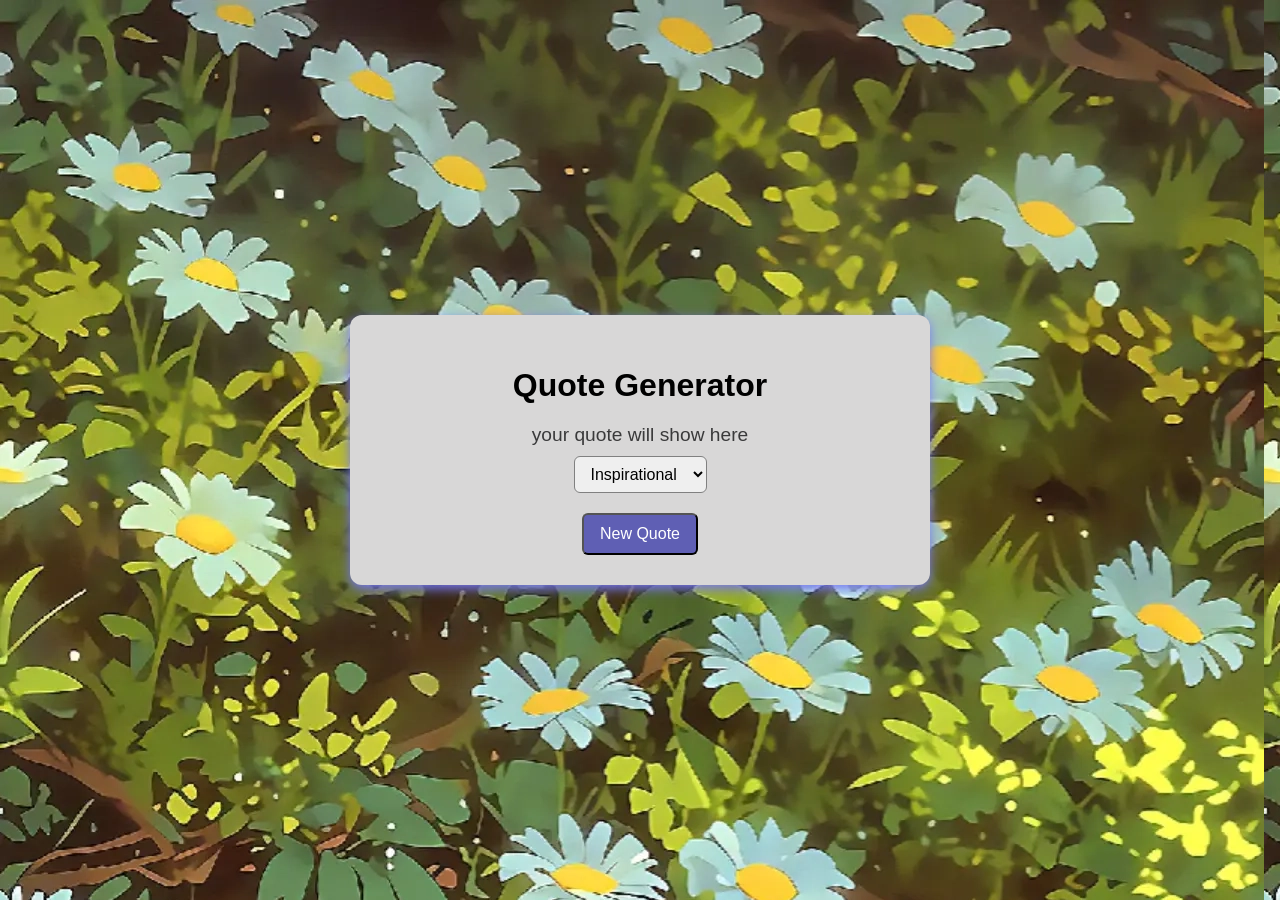
<file: qoute/index.html>
<!DOCTYPE html>
<html lang="en">
  <head>
    <meta charset="UTF-8" />
    <meta name="viewport" content="width=device-width, initial-scale=1.0" />
    <title>Quote Generator</title>
    <link rel="stylesheet" href="quote.css" />
  </head>
  <body>
    <div class="main">
      <h1>Quote Generator</h1>
      <div class="container">
        <div class="quote">
          <span id="quote">your quote will show here</span>
        </div>
        <div class="author">
          <span id="author"></span>
        </div>
      </div>
      <div class="category">
        <select id="category">
          <option value="Inspirational">Inspirational</option>
          <option value="success">success</option>
          <option value="love">love</option>
          <option value="wisdom">wisdom</option>
        </select>
      </div>
      <div class="button">
        <button onclick="getQuote()">New Quote</button>
      </div>
    </div>

    <script src="script.js"></script>
  </body>
</html>
</file>
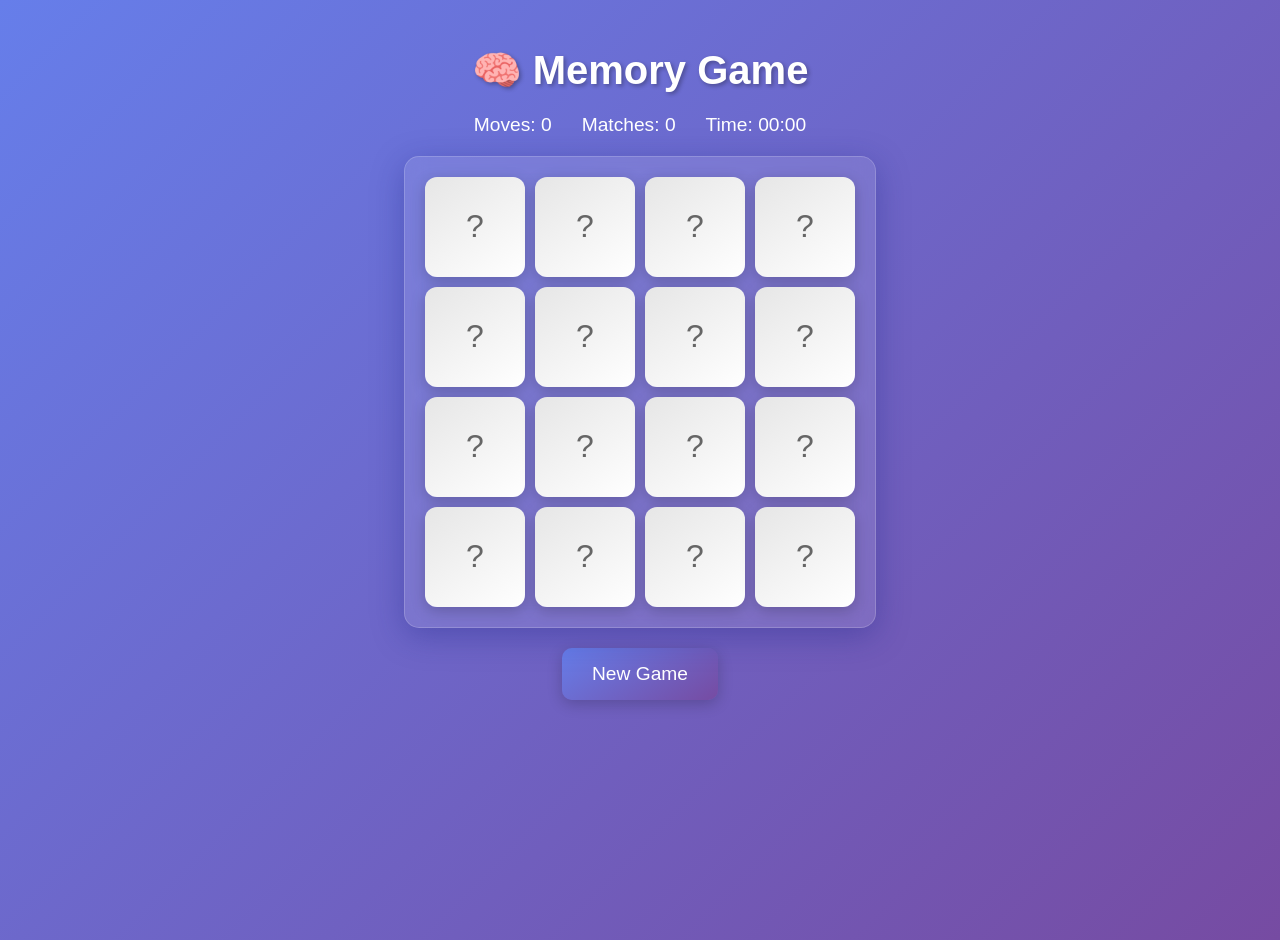
<file: Memory Game website.html>
<!DOCTYPE html>
<html lang="en">
<head>
    <meta charset="UTF-8">
    <meta name="viewport" content="width=device-width, initial-scale=1.0">
    <title>Memory Matching Game</title>
    <style>
        body {
            margin: 0;
            padding: 20px;
            background: linear-gradient(135deg, #667eea 0%, #764ba2 100%);
            font-family: 'Arial', sans-serif;
            display: flex;
            flex-direction: column;
            align-items: center;
            min-height: 100vh;
            color: white;
        }

        h1 {
            font-size: 2.5rem;
            margin-bottom: 20px;
            text-shadow: 2px 2px 4px rgba(0,0,0,0.3);
        }

        .game-info {
            display: flex;
            gap: 30px;
            margin-bottom: 20px;
            font-size: 1.2rem;
        }

        .game-board {
            display: grid;
            grid-template-columns: repeat(4, 1fr);
            grid-template-rows: repeat(4, 1fr);
            gap: 10px;
            padding: 20px;
            background: rgba(255, 255, 255, 0.1);
            border-radius: 15px;
            backdrop-filter: blur(10px);
            box-shadow: 0 8px 32px 0 rgba(31, 38, 135, 0.37);
            border: 1px solid rgba(255, 255, 255, 0.18);
        }

        .card {
            width: 100px;
            height: 100px;
            background: linear-gradient(145deg, #e6e6e6, #ffffff);
            border-radius: 12px;
            display: flex;
            align-items: center;
            justify-content: center;
            cursor: pointer;
            transition: all 0.3s ease;
            position: relative;
            box-shadow: 0 4px 15px rgba(0, 0, 0, 0.2);
            user-select: none;
        }

        .card:hover {
            transform: translateY(-2px);
            box-shadow: 0 6px 20px rgba(0, 0, 0, 0.3);
        }

        .card.flipped {
            background: linear-gradient(145deg, #ff9a9e, #fecfef);
            transform: rotateY(180deg);
        }

        .card.matched {
            background: linear-gradient(145deg, #a8edea, #fed6e3);
            animation: pulse 0.6s ease;
        }

        .card-content {
            font-size: 2.5rem;
            opacity: 0;
            transition: opacity 0.3s ease;
        }

        .card.flipped .card-content,
        .card.matched .card-content {
            opacity: 1;
        }

        .card-back {
            position: absolute;
            font-size: 2rem;
            color: #666;
            transition: opacity 0.3s ease;
        }

        .card.flipped .card-back,
        .card.matched .card-back {
            opacity: 0;
        }

        .win-message {
            position: fixed;
            top: 50%;
            left: 50%;
            transform: translate(-50%, -50%);
            background: linear-gradient(145deg, #ffecd2, #fcb69f);
            padding: 40px;
            border-radius: 20px;
            text-align: center;
            font-size: 2rem;
            color: #333;
            box-shadow: 0 20px 40px rgba(0, 0, 0, 0.3);
            z-index: 1000;
            display: none;
            animation: slideIn 0.5s ease;
        }

        .restart-btn {
            background: linear-gradient(145deg, #667eea, #764ba2);
            border: none;
            color: white;
            padding: 15px 30px;
            font-size: 1.2rem;
            border-radius: 10px;
            cursor: pointer;
            margin-top: 20px;
            transition: all 0.3s ease;
            box-shadow: 0 4px 15px rgba(0, 0, 0, 0.2);
        }

        .restart-btn:hover {
            transform: translateY(-2px);
            box-shadow: 0 6px 20px rgba(0, 0, 0, 0.3);
        }

        @keyframes pulse {
            0% { transform: scale(1); }
            50% { transform: scale(1.1); }
            100% { transform: scale(1); }
        }

        @keyframes slideIn {
            from {
                opacity: 0;
                transform: translate(-50%, -60%);
            }
            to {
                opacity: 1;
                transform: translate(-50%, -50%);
            }
        }

        @media (max-width: 600px) {
            .game-board {
                gap: 8px;
                padding: 15px;
            }
            
            .card {
                width: 70px;
                height: 70px;
            }
            
            .card-content {
                font-size: 1.8rem;
            }
        }
    </style>
</head>
<body>
    <h1>🧠 Memory Game</h1>
    
    <div class="game-info">
        <div>Moves: <span id="moves">0</span></div>
        <div>Matches: <span id="matches">0</span></div>
        <div>Time: <span id="time">00:00</span></div>
    </div>

    <div class="game-board" id="gameBoard"></div>

    <button class="restart-btn" onclick="initGame()">New Game</button>

    <div class="win-message" id="winMessage">
        <div>🎉 Congratulations! 🎉</div>
        <div style="font-size: 1.2rem; margin-top: 10px;">
            You completed the game in <span id="finalMoves"></span> moves 
            and <span id="finalTime"></span>!
        </div>
        <button class="restart-btn" onclick="closeWinMessage()">Play Again</button>
    </div>

    <script>
        // Game variables
        let cards = [];
        let flippedCards = [];
        let matches = 0;
        let moves = 0;
        let gameStartTime = null;
        let gameTimer = null;
        let isProcessing = false;

        // Card symbols - using emojis and shapes
        const symbols = ['🌟', '🎨', '🎵', '🌈', '🔥', '⚡', '🎯', '💎'];
        
        // Create pairs of symbols
        const cardData = [...symbols, ...symbols];

        // Card class
        class Card {
            constructor(symbol, index) {
                this.symbol = symbol;
                this.index = index;
                this.flipped = false;
                this.matched = false;
                this.element = null;
            }

            createElement() {
                const cardDiv = document.createElement('div');
                cardDiv.className = 'card';
                cardDiv.innerHTML = `
                    <div class="card-back">?</div>
                    <div class="card-content">${this.symbol}</div>
                `;
                cardDiv.addEventListener('click', () => this.flip());
                this.element = cardDiv;
                return cardDiv;
            }

            flip() {
                if (this.flipped || this.matched || isProcessing || flippedCards.length >= 2) {
                    return;
                }

                this.flipped = true;
                this.element.classList.add('flipped');
                flippedCards.push(this);

                if (flippedCards.length === 1 && !gameStartTime) {
                    startTimer();
                }

                if (flippedCards.length === 2) {
                    moves++;
                    updateMoves();
                    isProcessing = true;
                    
                    setTimeout(() => {
                        checkMatch();
                        isProcessing = false;
                    }, 1000);
                }
            }

            unflip() {
                this.flipped = false;
                this.element.classList.remove('flipped');
            }

            setMatched() {
                this.matched = true;
                this.element.classList.add('matched');
                this.element.classList.remove('flipped');
            }
        }

        // Initialize game
        function initGame() {
            // Reset game state
            cards = [];
            flippedCards = [];
            matches = 0;
            moves = 0;
            gameStartTime = null;
            isProcessing = false;
            
            if (gameTimer) {
                clearInterval(gameTimer);
                gameTimer = null;
            }

            // Shuffle card data
            const shuffledData = shuffleArray([...cardData]);
            
            // Create cards
            for (let i = 0; i < shuffledData.length; i++) {
                cards.push(new Card(shuffledData[i], i));
            }

            // Create game board
            const gameBoard = document.getElementById('gameBoard');
            gameBoard.innerHTML = '';
            
            cards.forEach(card => {
                gameBoard.appendChild(card.createElement());
            });

            // Reset UI
            updateMoves();
            updateMatches();
            updateTime(0);
            closeWinMessage();
        }

        // Shuffle array function
        function shuffleArray(array) {
            const newArray = [...array];
            for (let i = newArray.length - 1; i > 0; i--) {
                const j = Math.floor(Math.random() * (i + 1));
                [newArray[i], newArray[j]] = [newArray[j], newArray[i]];
            }
            return newArray;
        }

        // Check for match
        function checkMatch() {
            const [card1, card2] = flippedCards;
            
            if (card1.symbol === card2.symbol) {
                // Match found
                card1.setMatched();
                card2.setMatched();
                matches++;
                updateMatches();
                
                // Check win condition
                if (matches === symbols.length) {
                    setTimeout(() => {
                        showWinMessage();
                    }, 500);
                }
            } else {
                // No match
                card1.unflip();
                card2.unflip();
            }
            
            flippedCards = [];
        }

        // Timer functions
        function startTimer() {
            gameStartTime = Date.now();
            gameTimer = setInterval(() => {
                const elapsed = Math.floor((Date.now() - gameStartTime) / 1000);
                updateTime(elapsed);
            }, 1000);
        }

        function updateTime(seconds) {
            const minutes = Math.floor(seconds / 60);
            const secs = seconds % 60;
            document.getElementById('time').textContent = 
                `${minutes.toString().padStart(2, '0')}:${secs.toString().padStart(2, '0')}`;
        }

        function updateMoves() {
            document.getElementById('moves').textContent = moves;
        }

        function updateMatches() {
            document.getElementById('matches').textContent = matches;
        }

        function showWinMessage() {
            if (gameTimer) {
                clearInterval(gameTimer);
            }
            
            const elapsed = Math.floor((Date.now() - gameStartTime) / 1000);
            const minutes = Math.floor(elapsed / 60);
            const seconds = elapsed % 60;
            const timeString = `${minutes}:${seconds.toString().padStart(2, '0')}`;
            
            document.getElementById('finalMoves').textContent = moves;
            document.getElementById('finalTime').textContent = timeString;
            document.getElementById('winMessage').style.display = 'block';
        }

        function closeWinMessage() {
            document.getElementById('winMessage').style.display = 'none';
            initGame();
        }

        // Start the game
        initGame();
    </script>
</body>
</html>
</file>
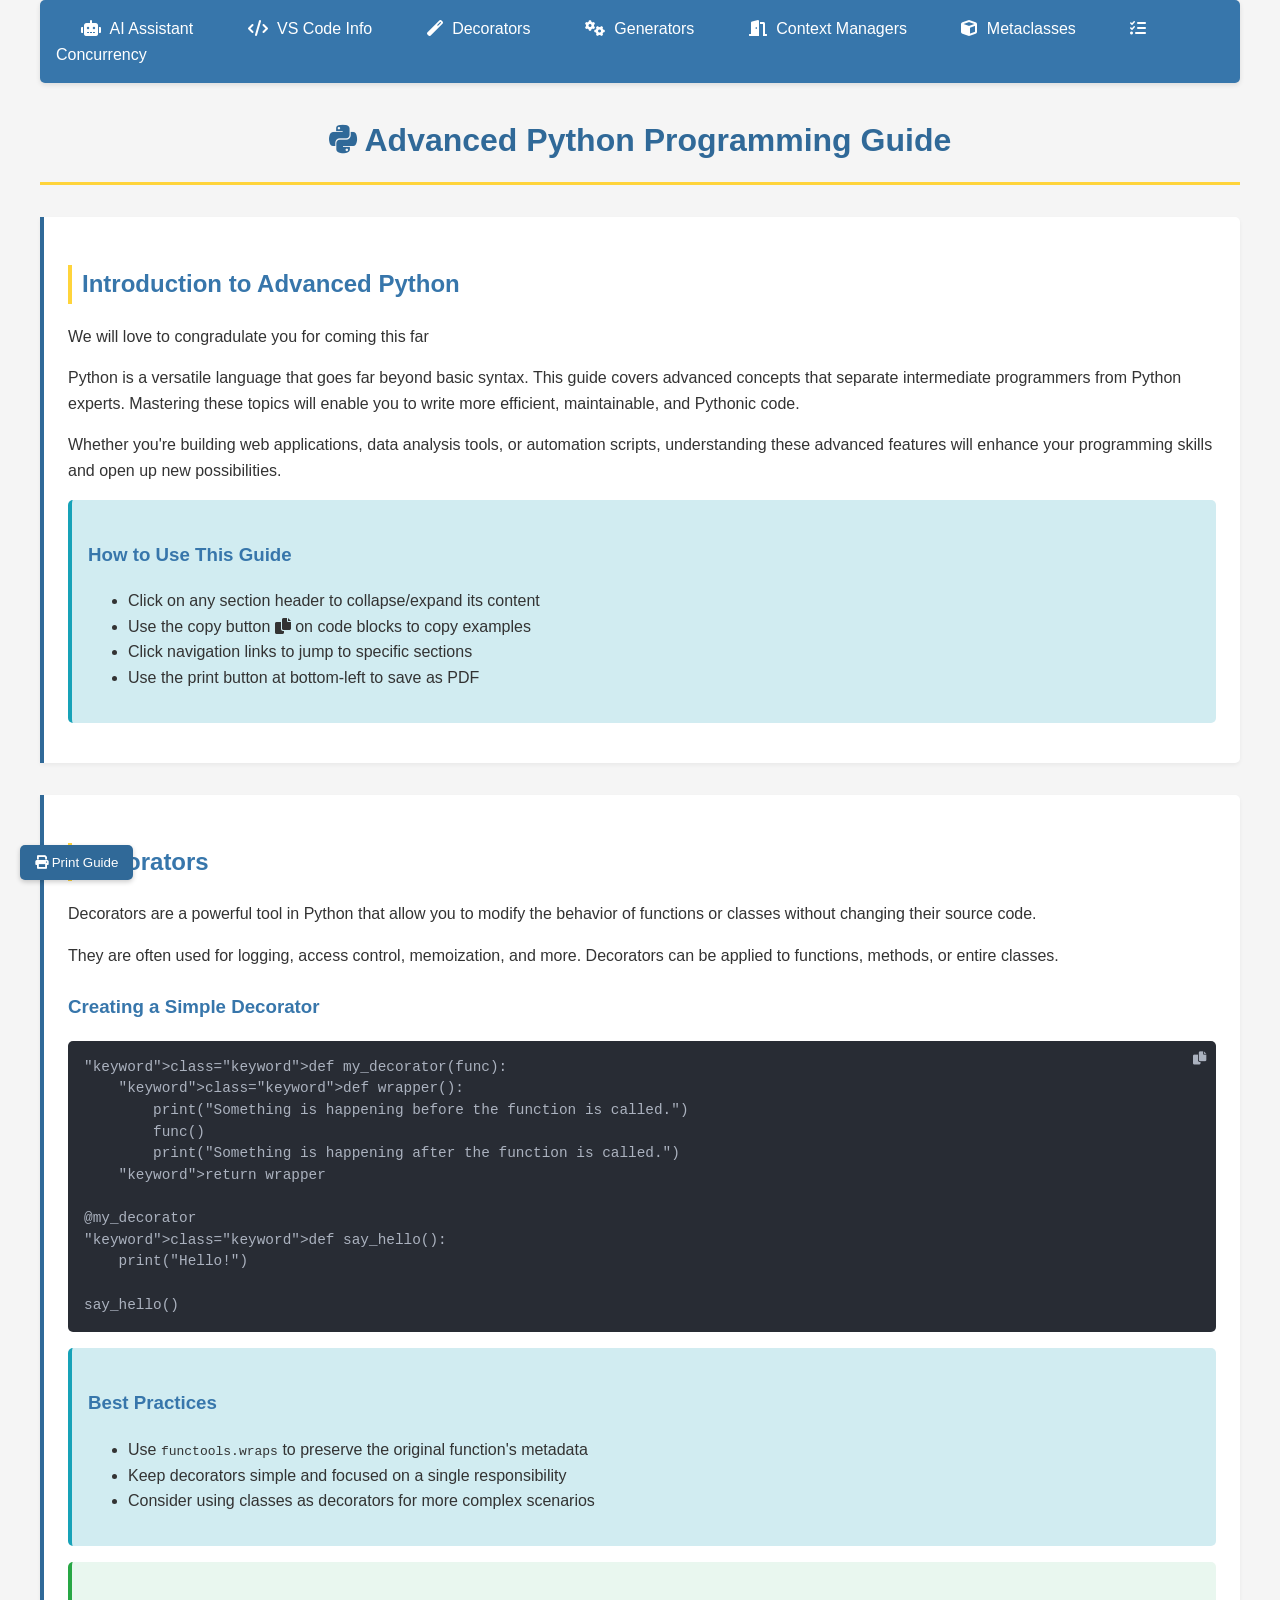
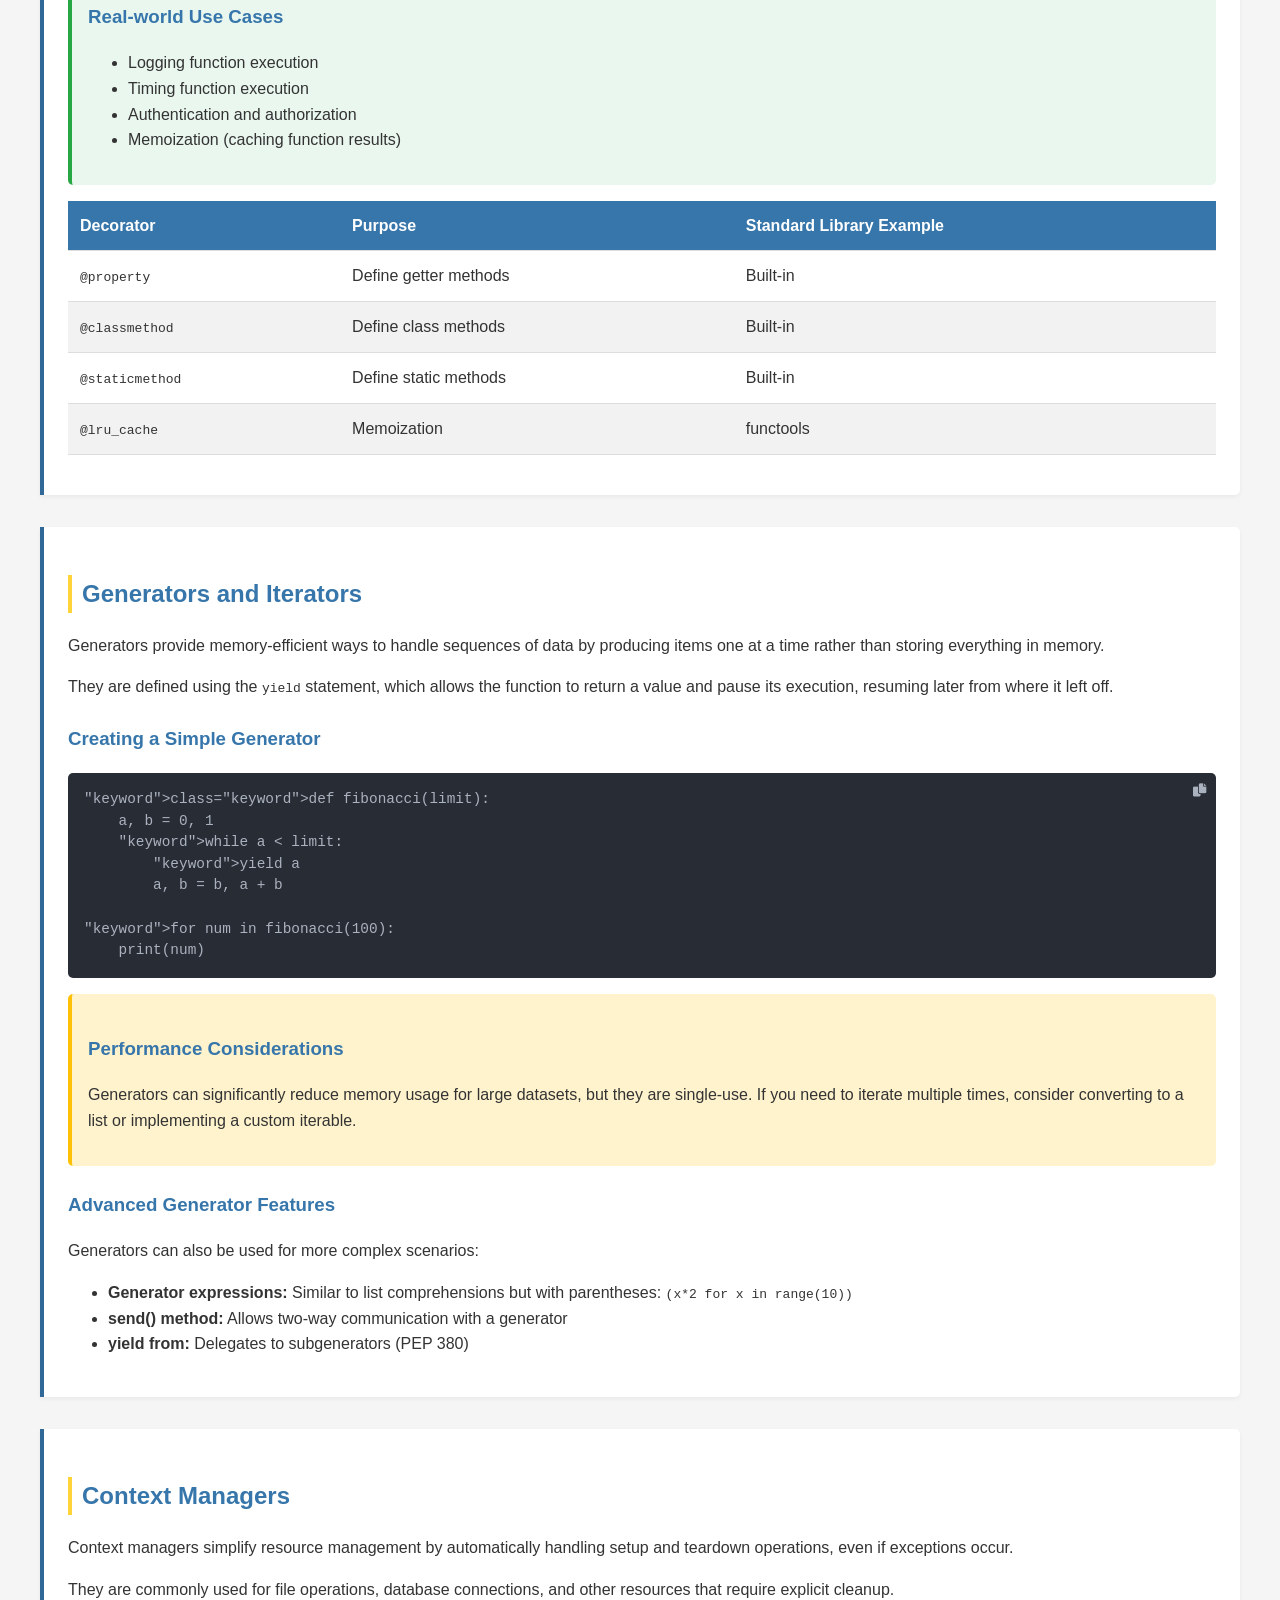
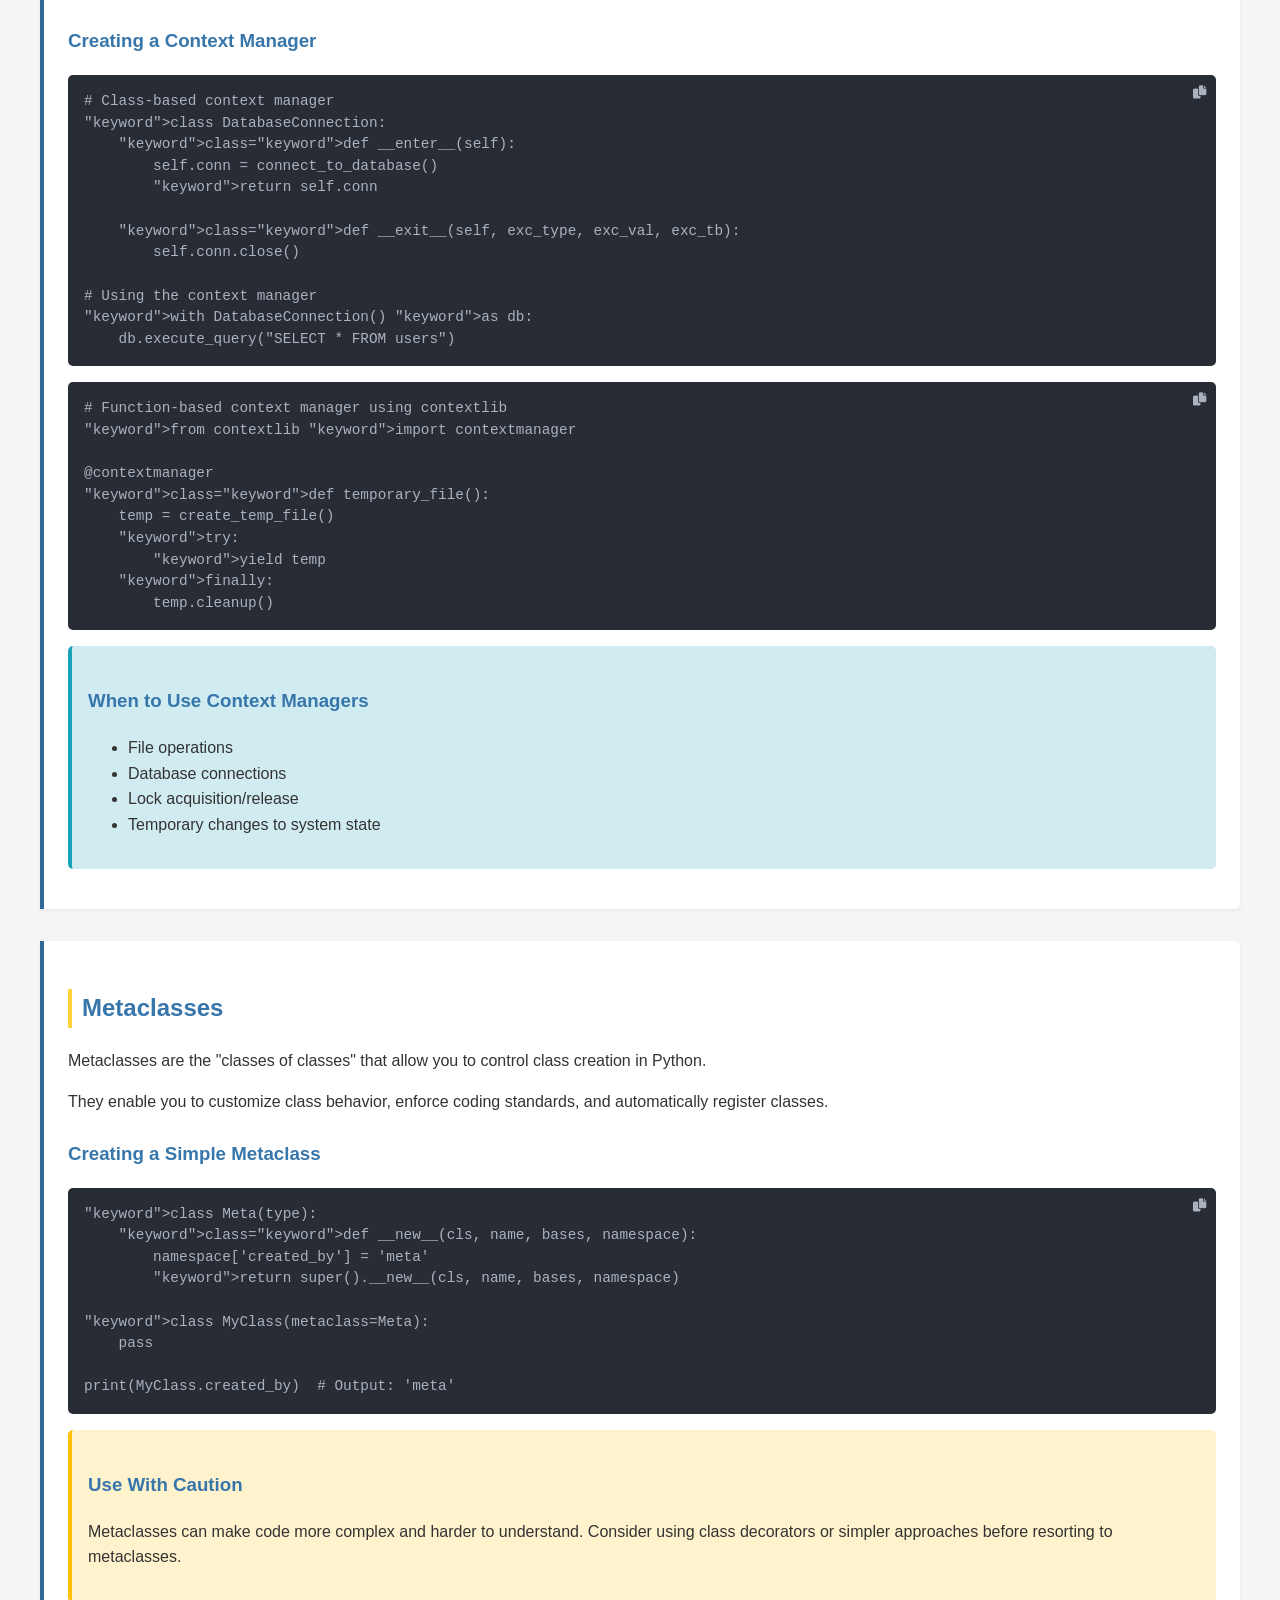
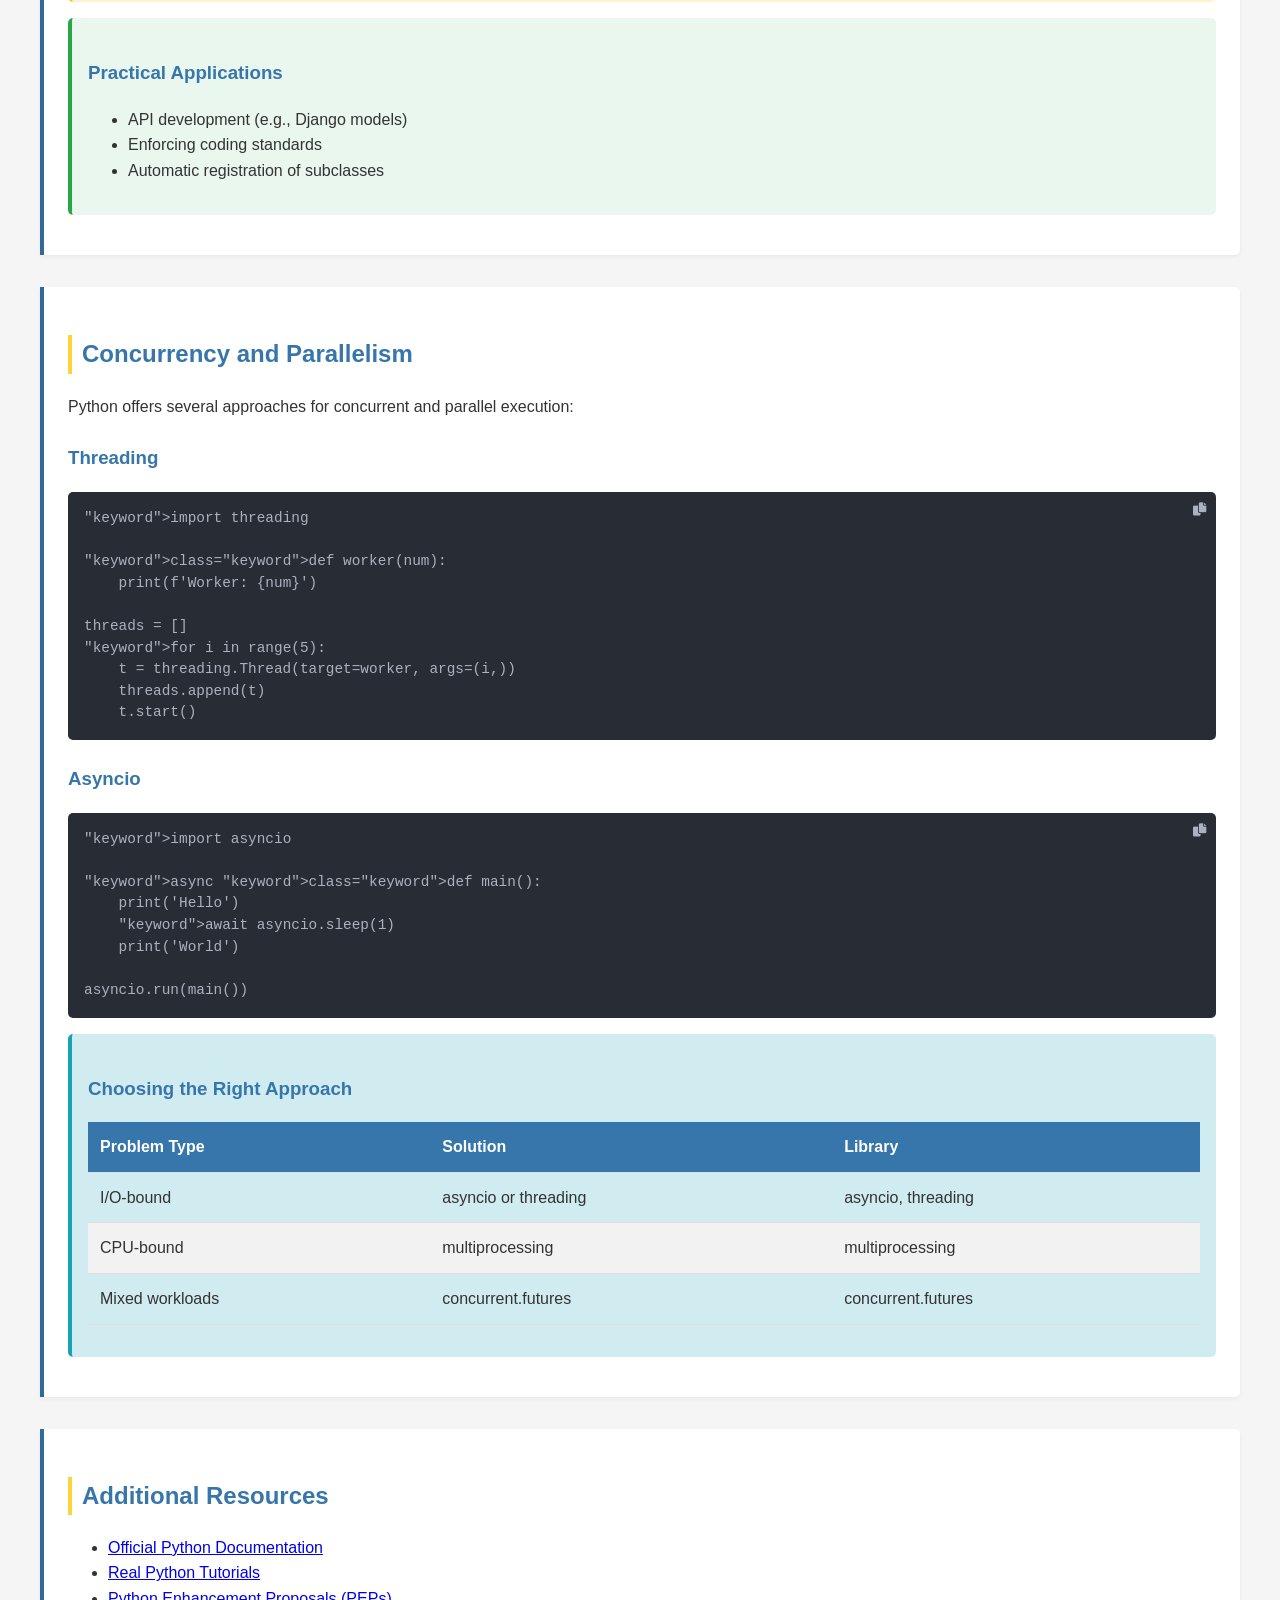
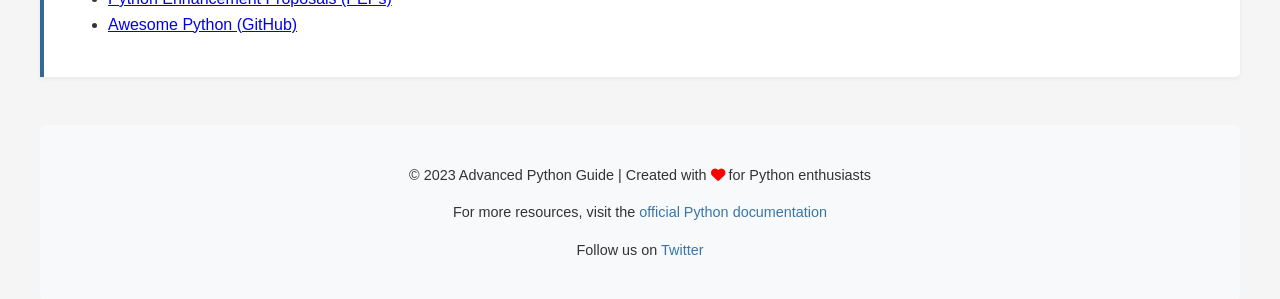
<file: python website/advance.html>
<!DOCTYPE html>
<html lang="en">
<head>
  <meta charset="UTF-8" />
  <meta name="viewport" content="width=device-width, initial-scale=1" />
  <meta name="description" content="Comprehensive guide to advanced Python programming concepts and techniques">
  <title>Advanced Python Programming Guide</title>
  <link rel="stylesheet" href="https://cdnjs.cloudflare.com/ajax/libs/font-awesome/6.0.0/css/all.min.css">
  <link rel="stylesheet" href="advanced.css" />
</head>
<body>
  <nav>
    <a href="../ai-assistant/index.html"><i class="fas fa-robot"></i> AI Assistant</a>
    <a href="../vscode-info/index.html"><i class="fas fa-code"></i> VS Code Info</a>
    <a href="#decorators"><i class="fas fa-magic"></i> Decorators</a>
    <a href="#generators"><i class="fas fa-cogs"></i> Generators</a>
    <a href="#context-managers"><i class="fas fa-door-open"></i> Context Managers</a>
    <a href="#metaclasses"><i class="fas fa-cube"></i> Metaclasses</a>
    <a href="#concurrency"><i class="fas fa-tasks"></i> Concurrency</a>
  </nav>

  <h1><i class="fab fa-python"></i> Advanced Python Programming Guide</h1>
  
  <section id="introduction" class="topic-section">
    <h2>Introduction to Advanced Python</h2>
    <p>We will love to congradulate you for coming this far </p>
    <p>Python is a versatile language that goes far beyond basic syntax. This guide covers advanced concepts that separate intermediate programmers from Python experts. Mastering these topics will enable you to write more efficient, maintainable, and Pythonic code.</p>
    <p>Whether you're building web applications, data analysis tools, or automation scripts, understanding these advanced features will enhance your programming skills and open up new possibilities.</p>  
    
    <div class="best-practice">
      <h3>How to Use This Guide</h3>
      <ul>
        <li>Click on any section header to collapse/expand its content</li>
        <li>Use the copy button <i class="fas fa-copy"></i> on code blocks to copy examples</li>
        <li>Click navigation links to jump to specific sections</li>
        <li>Use the print button at bottom-left to save as PDF</li>
      </ul>
    </div>
  </section>
  
  <section id="decorators" class="topic-section">
    <h2>Decorators</h2>
    <p>Decorators are a powerful tool in Python that allow you to modify the behavior of functions or classes without changing their source code.</p>
    <p>They are often used for logging, access control, memoization, and more. Decorators can be applied to functions, methods, or entire classes.</p>  
    <h3>Creating a Simple Decorator</h3>
    
    <div class="code-block">
      <pre><code>def my_decorator(func):
    def wrapper():
        print("Something is happening before the function is called.")
        func()
        print("Something is happening after the function is called.")
    return wrapper

@my_decorator
def say_hello():
    print("Hello!")

say_hello()</code></pre>
    </div>
    
    <div class="best-practice">
      <h3>Best Practices</h3>
      <ul>
        <li>Use <code>functools.wraps</code> to preserve the original function's metadata</li>
        <li>Keep decorators simple and focused on a single responsibility</li>
        <li>Consider using classes as decorators for more complex scenarios</li>
      </ul>
    </div>
    
    <div class="example">
      <h3>Real-world Use Cases</h3>
      <ul>
        <li>Logging function execution</li>
        <li>Timing function execution</li>
        <li>Authentication and authorization</li>
        <li>Memoization (caching function results)</li>
      </ul>
    </div>
    
    <table>
      <thead>
        <tr>
          <th>Decorator</th>
          <th>Purpose</th>
          <th>Standard Library Example</th>
        </tr>
      </thead>
      <tbody>
        <tr>
          <td><code>@property</code></td>
          <td>Define getter methods</td>
          <td>Built-in</td>
        </tr>
        <tr>
          <td><code>@classmethod</code></td>
          <td>Define class methods</td>
          <td>Built-in</td>
        </tr>
        <tr>
          <td><code>@staticmethod</code></td>
          <td>Define static methods</td>
          <td>Built-in</td>
        </tr>
        <tr>
          <td><code>@lru_cache</code></td>
          <td>Memoization</td>
          <td>functools</td>
        </tr>
      </tbody>
    </table>
  </section>
  
  <section id="generators" class="topic-section">
    <h2>Generators and Iterators</h2>
    <p>Generators provide memory-efficient ways to handle sequences of data by producing items one at a time rather than storing everything in memory.</p>
    <p>They are defined using the <code>yield</code> statement, which allows the function to return a value and pause its execution, resuming later from where it left off.</p> 
    <h3>Creating a Simple Generator</h3>
    
    <div class="code-block">
      <pre><code>def fibonacci(limit):
    a, b = 0, 1
    while a < limit:
        yield a
        a, b = b, a + b

for num in fibonacci(100):
    print(num)</code></pre>
    </div>
    
    <div class="warning">
      <h3>Performance Considerations</h3>
      <p>Generators can significantly reduce memory usage for large datasets, but they are single-use. If you need to iterate multiple times, consider converting to a list or implementing a custom iterable.</p>
    </div>
    
    <h3>Advanced Generator Features</h3>
    <p>Generators can also be used for more complex scenarios:</p>
    <ul>
      <li><strong>Generator expressions:</strong> Similar to list comprehensions but with parentheses: <code>(x*2 for x in range(10))</code></li>
      <li><strong>send() method:</strong> Allows two-way communication with a generator</li>
      <li><strong>yield from:</strong> Delegates to subgenerators (PEP 380)</li>
    </ul>
  </section>
  
  <section id="context-managers" class="topic-section">
    <h2>Context Managers</h2>
    <p>Context managers simplify resource management by automatically handling setup and teardown operations, even if exceptions occur.</p>
    <p>They are commonly used for file operations, database connections, and other resources that require explicit cleanup.</p>
    <h3>Creating a Context Manager</h3>
    
    <div class="code-block">
      <pre><code># Class-based context manager
class DatabaseConnection:
    def __enter__(self):
        self.conn = connect_to_database()
        return self.conn
        
    def __exit__(self, exc_type, exc_val, exc_tb):
        self.conn.close()
        
# Using the context manager
with DatabaseConnection() as db:
    db.execute_query("SELECT * FROM users")</code></pre>
    </div>
    
    <div class="code-block">
      <pre><code># Function-based context manager using contextlib
from contextlib import contextmanager

@contextmanager
def temporary_file():
    temp = create_temp_file()
    try:
        yield temp
    finally:
        temp.cleanup()</code></pre>
    </div>
    
    <div class="best-practice">
      <h3>When to Use Context Managers</h3>
      <ul>
        <li>File operations</li>
        <li>Database connections</li>
        <li>Lock acquisition/release</li>
        <li>Temporary changes to system state</li>
      </ul>
    </div>
  </section>
  
  <section id="metaclasses" class="topic-section">
    <h2>Metaclasses</h2>
    <p>Metaclasses are the "classes of classes" that allow you to control class creation in Python.</p>
    <p>They enable you to customize class behavior, enforce coding standards, and automatically register classes.</p>
    <h3>Creating a Simple Metaclass</h3>
    
    <div class="code-block">
      <pre><code>class Meta(type):
    def __new__(cls, name, bases, namespace):
        namespace['created_by'] = 'meta'
        return super().__new__(cls, name, bases, namespace)

class MyClass(metaclass=Meta):
    pass
    
print(MyClass.created_by)  # Output: 'meta'</code></pre>
    </div>
    
    <div class="warning">
      <h3>Use With Caution</h3>
      <p>Metaclasses can make code more complex and harder to understand. Consider using class decorators or simpler approaches before resorting to metaclasses.</p>
    </div>
    
    <div class="example">
      <h3>Practical Applications</h3>
      <ul>
        <li>API development (e.g., Django models)</li>
        <li>Enforcing coding standards</li>
        <li>Automatic registration of subclasses</li>
      </ul>
    </div>
  </section>
  
  <section id="concurrency" class="topic-section">
    <h2>Concurrency and Parallelism</h2>
    <p>Python offers several approaches for concurrent and parallel execution:</p>
    
    <h3>Threading</h3>
    <div class="code-block">
      <pre><code>import threading

def worker(num):
    print(f'Worker: {num}')

threads = []
for i in range(5):
    t = threading.Thread(target=worker, args=(i,))
    threads.append(t)
    t.start()</code></pre>
    </div>
    
    <h3>Asyncio</h3>
    <div class="code-block">
      <pre><code>import asyncio

async def main():
    print('Hello')
    await asyncio.sleep(1)
    print('World')

asyncio.run(main())</code></pre>
    </div>
    
    <div class="best-practice">
      <h3>Choosing the Right Approach</h3>
      <table>
        <thead>
          <tr>
            <th>Problem Type</th>
            <th>Solution</th>
            <th>Library</th>
          </tr>
        </thead>
        <tbody>
          <tr>
            <td>I/O-bound</td>
            <td>asyncio or threading</td>
            <td>asyncio, threading</td>
          </tr>
          <tr>
            <td>CPU-bound</td>
            <td>multiprocessing</td>
            <td>multiprocessing</td>
          </tr>
          <tr>
            <td>Mixed workloads</td>
            <td>concurrent.futures</td>
            <td>concurrent.futures</td>
          </tr>
        </tbody>
      </table>
    </div>
  </section>
  
  <section id="resources" class="topic-section">
    <h2>Additional Resources</h2>
    <ul>
      <li><a href="https://docs.python.org/3/" target="_blank">Official Python Documentation</a></li>
      <li><a href="https://realpython.com/" target="_blank">Real Python Tutorials</a></li>
      <li><a href="https://www.python.org/dev/peps/" target="_blank">Python Enhancement Proposals (PEPs)</a></li>
      <li><a href="https://github.com/vinta/awesome-python" target="_blank">Awesome Python (GitHub)</a></li>
    </ul>
  </section>
  
  <footer>
    <p>&copy; 2023 Advanced Python Guide | Created with <i class="fas fa-heart" style="color:red;"></i> for Python enthusiasts</p>
    <p>For more resources, visit the <a href="https://docs.python.org/3/" target="_blank">official Python documentation</a></p>
    <p>Follow us on <a href="https://twitter.com/AmaceNiga31850" target="_blank">Twitter</a>
  </footer>

  <script src="advanced.js"></script>
</body>
</html>
</file>
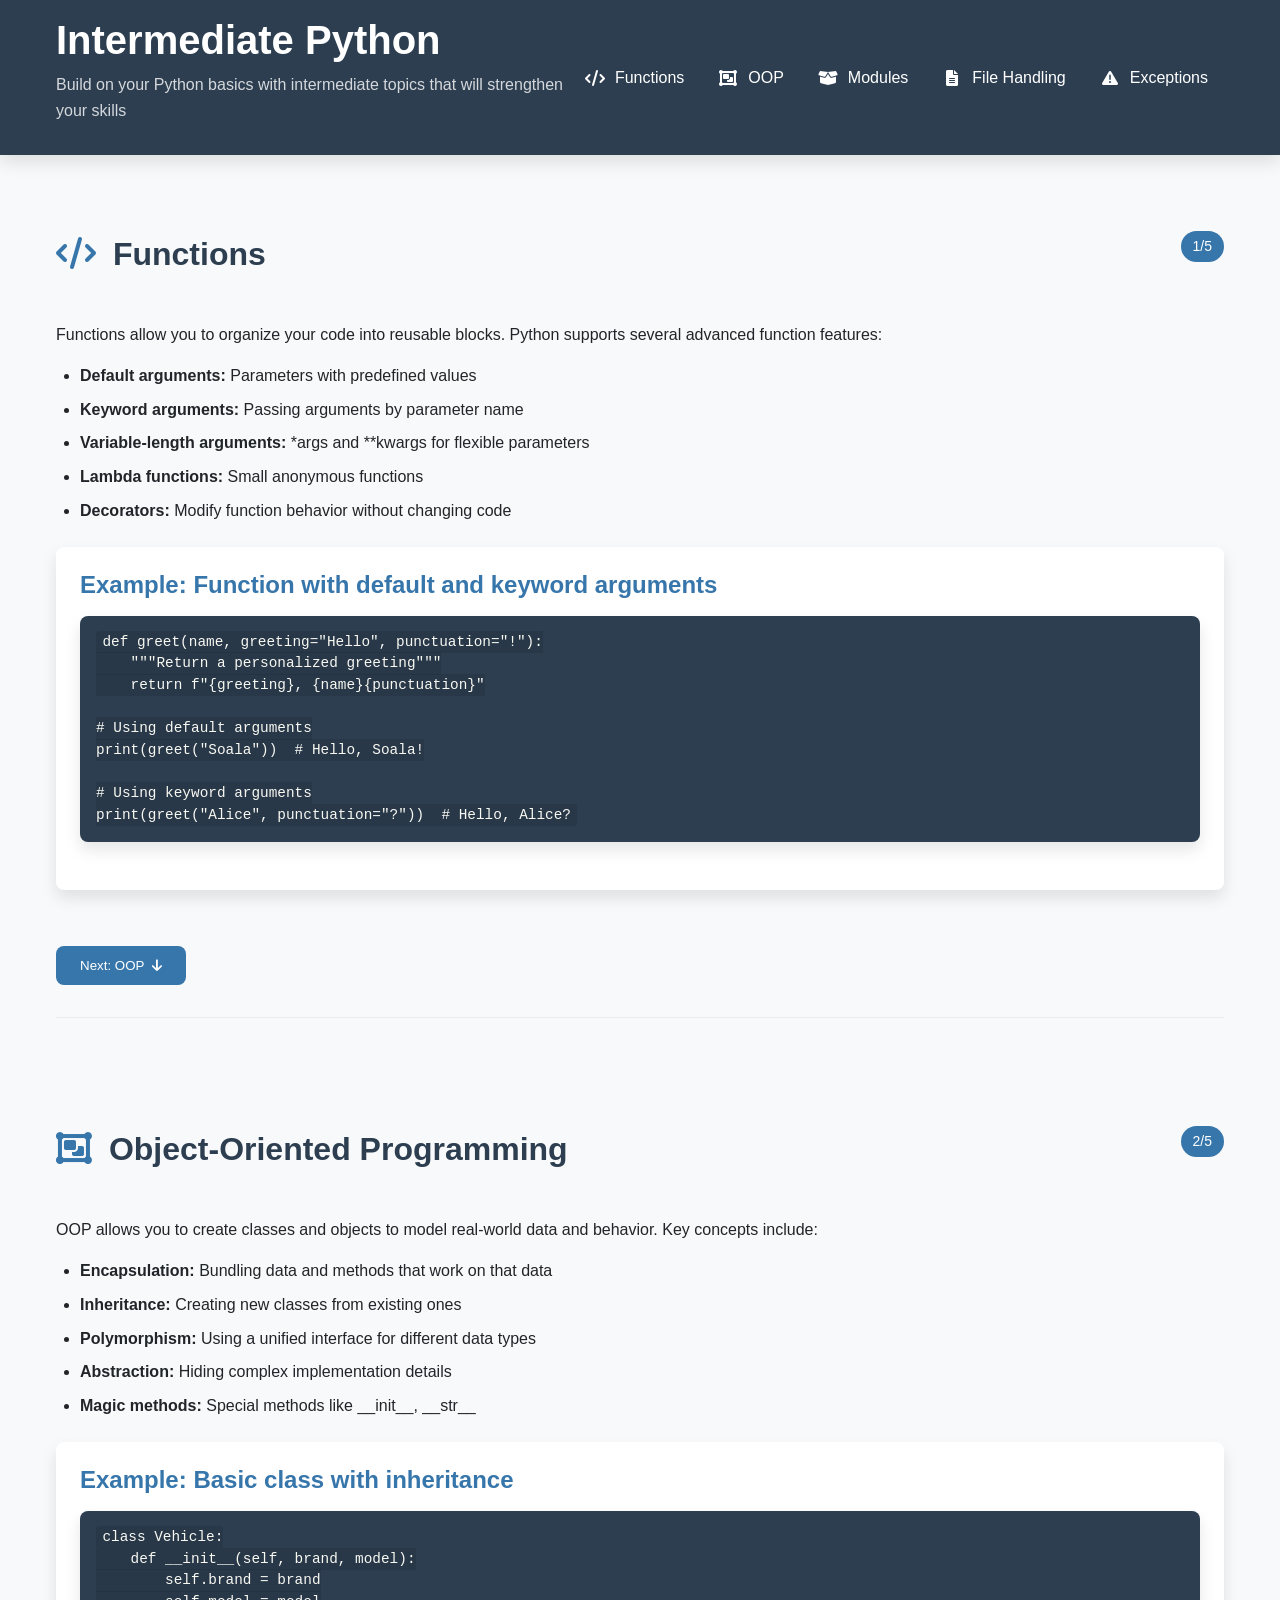
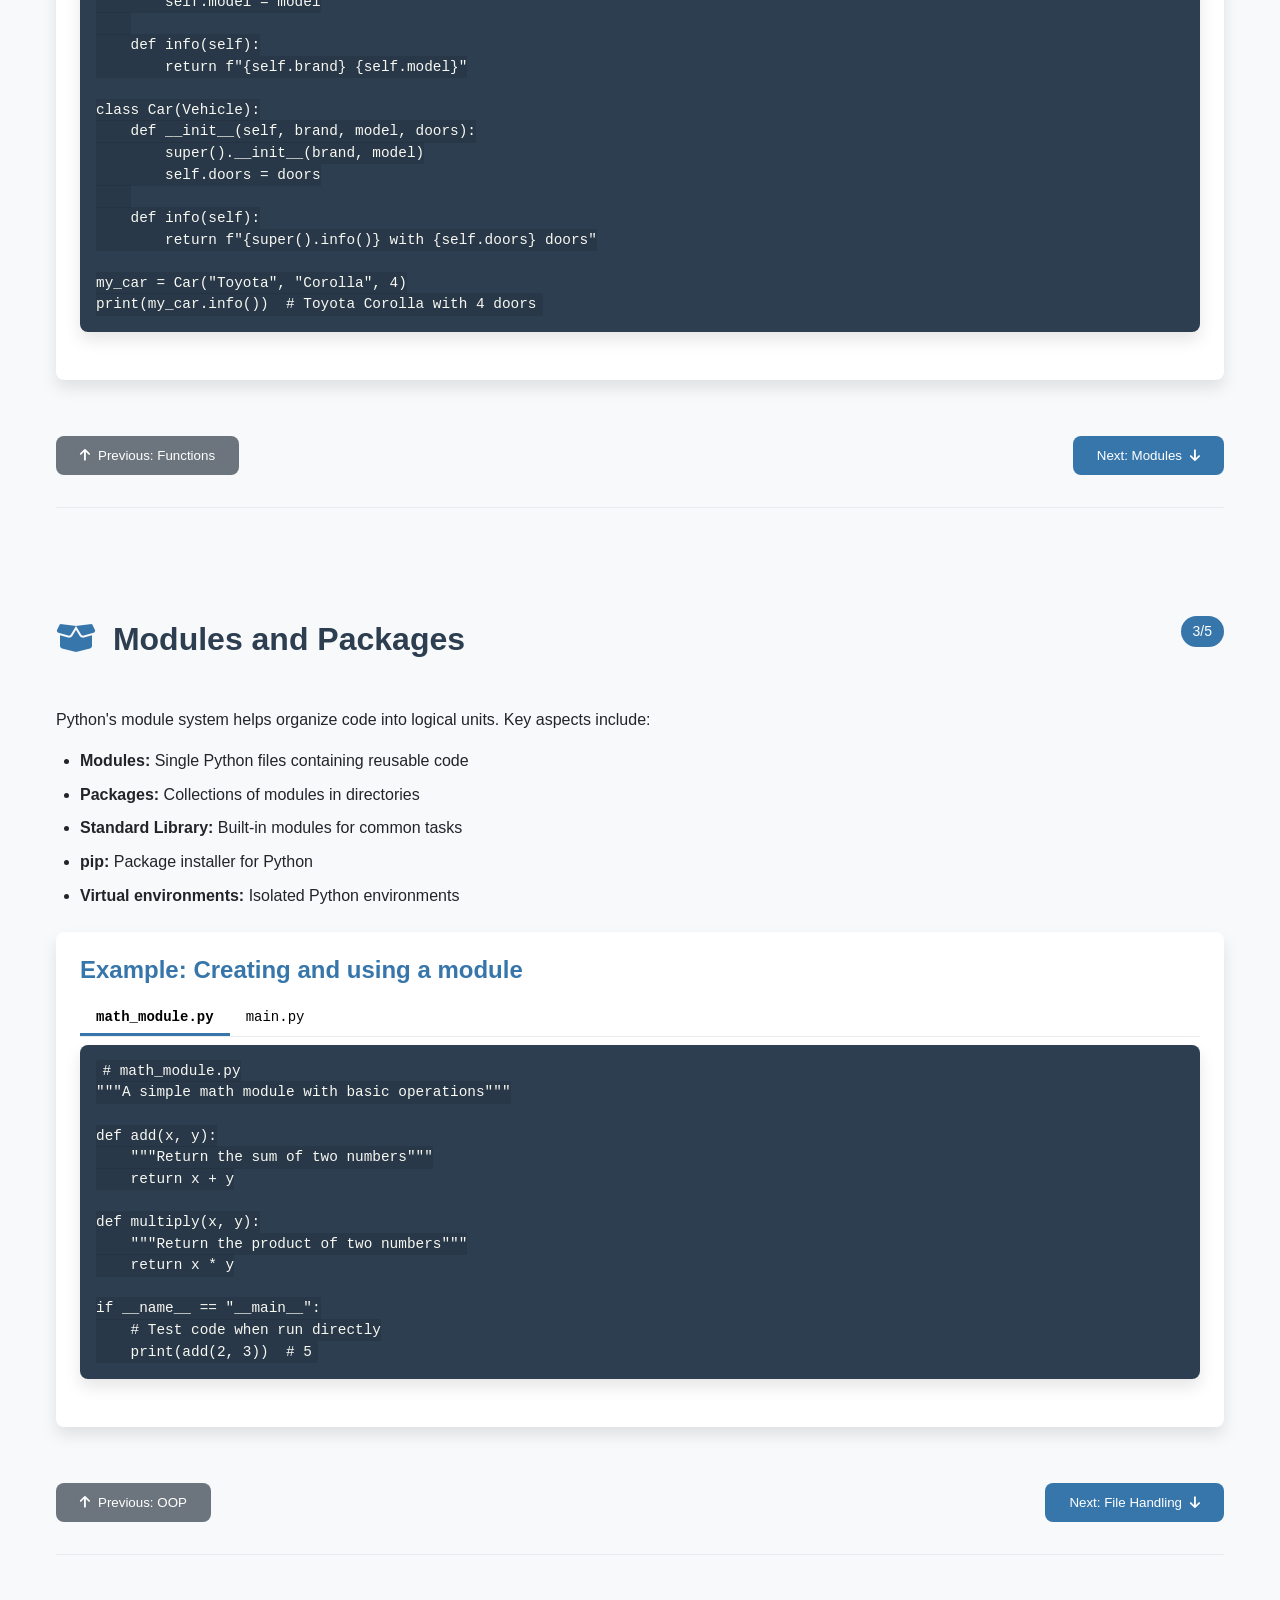
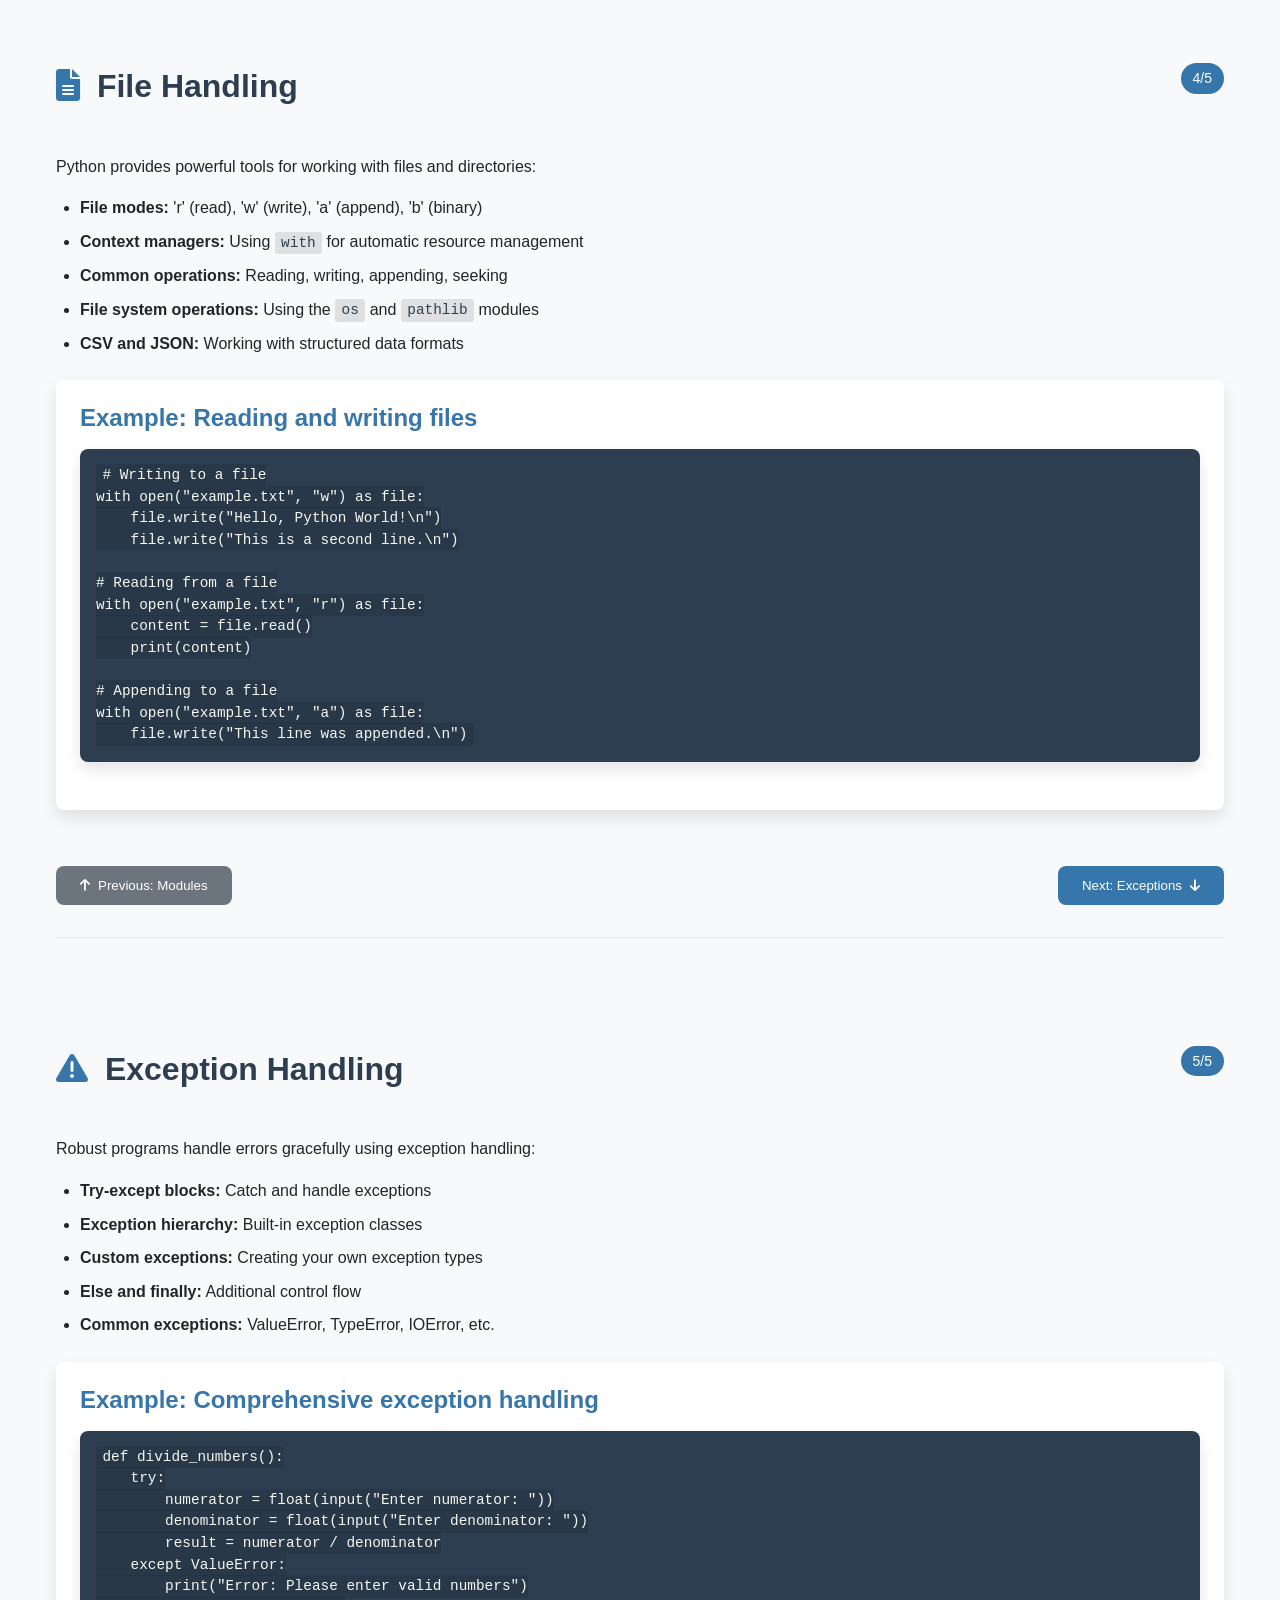
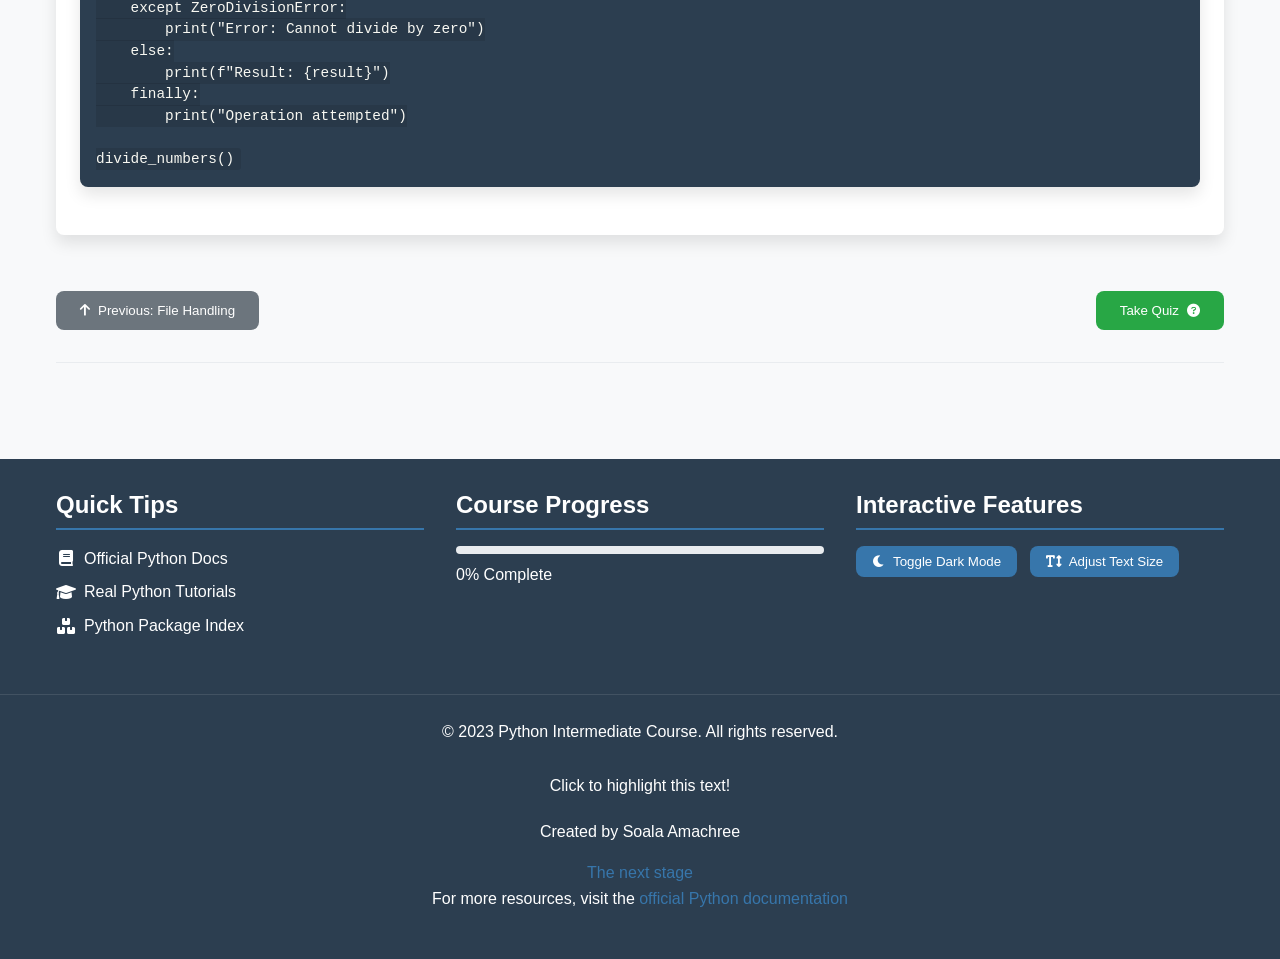
<file: python website/intermidiate.html>
<!DOCTYPE html>
<html lang="en">
<head>
  <meta charset="UTF-8">
  <meta name="viewport" content="width=device-width, initial-scale=1.0">
  <meta name="description" content="Learn intermediate Python concepts including functions, OOP, modules, file handling, and exception handling">
  <title>Intermediate Python Topics | Next Steps in Python Programming</title>
  <link rel="stylesheet" href="intermidiate.css">
  <link rel="stylesheet" href="https://cdnjs.cloudflare.com/ajax/libs/font-awesome/6.0.0-beta3/css/all.min.css">
</head>
<body>
  <header>
    <nav id="navbar">
      <div class="nav-container">
        <div class="nav-header">
          <h1>Intermediate Python</h1>
          <p>Build on your Python basics with intermediate topics that will strengthen your skills</p>
          <button id="menu-toggle" class="menu-toggle" aria-label="Toggle navigation menu">
            <i class="fas fa-bars"></i>
          </button>
        </div>
        <ul id="nav-menu" class="nav-menu">
          <li><a href="#functions" class="nav-link"><i class="fas fa-code"></i> Functions</a></li>
          <li><a href="#oop" class="nav-link"><i class="fas fa-object-group"></i> OOP</a></li>
          <li><a href="#modules" class="nav-link"><i class="fas fa-box-open"></i> Modules</a></li>
          <li><a href="#file-handling" class="nav-link"><i class="fas fa-file-alt"></i> File Handling</a></li>
          <li><a href="#exceptions" class="nav-link"><i class="fas fa-exclamation-triangle"></i> Exceptions</a></li>
        </ul>
      </div>
    </nav>
  </header>

  <main class="container">
    <section id="functions" class="topic-section">
      <div class="section-header">
        <h2><i class="fas fa-code section-icon"></i> Functions</h2>
        <div class="progress-indicator">1/5</div>
      </div>
      <div class="content-wrapper">
        <div class="text-content">
          <p>Functions allow you to organize your code into reusable blocks. Python supports several advanced function features:</p>
          <ul>
            <li><strong>Default arguments:</strong> Parameters with predefined values</li>
            <li><strong>Keyword arguments:</strong> Passing arguments by parameter name</li>
            <li><strong>Variable-length arguments:</strong> *args and **kwargs for flexible parameters</li>
            <li><strong>Lambda functions:</strong> Small anonymous functions</li>
            <li><strong>Decorators:</strong> Modify function behavior without changing code</li>
          </ul>
          <div class="example-container">
            <h3>Example: Function with default and keyword arguments</h3>
            <pre><code class="language-python">def greet(name, greeting="Hello", punctuation="!"):
    """Return a personalized greeting"""
    return f"{greeting}, {name}{punctuation}"

# Using default arguments
print(greet("Soala"))  # Hello, Soala!

# Using keyword arguments
print(greet("Alice", punctuation="?"))  # Hello, Alice?</code></pre>
          </div>
        </div>
      </div>
      <div class="section-footer">
        <button class="next-section" onclick="scrollToSection('oop')">Next: OOP <i class="fas fa-arrow-down"></i></button>
      </div>
    </section>

    <section id="oop" class="topic-section">
      <div class="section-header">
        <h2><i class="fas fa-object-group section-icon"></i> Object-Oriented Programming</h2>
        <div class="progress-indicator">2/5</div>
      </div>
      <div class="content-wrapper">
        <div class="text-content">
          <p>OOP allows you to create classes and objects to model real-world data and behavior. Key concepts include:</p>
          <ul>
            <li><strong>Encapsulation:</strong> Bundling data and methods that work on that data</li>
            <li><strong>Inheritance:</strong> Creating new classes from existing ones</li>
            <li><strong>Polymorphism:</strong> Using a unified interface for different data types</li>
            <li><strong>Abstraction:</strong> Hiding complex implementation details</li>
            <li><strong>Magic methods:</strong> Special methods like __init__, __str__</li>
          </ul>
          <div class="example-container">
            <h3>Example: Basic class with inheritance</h3>
            <pre><code class="language-python">class Vehicle:
    def __init__(self, brand, model):
        self.brand = brand
        self.model = model
    
    def info(self):
        return f"{self.brand} {self.model}"

class Car(Vehicle):
    def __init__(self, brand, model, doors):
        super().__init__(brand, model)
        self.doors = doors
    
    def info(self):
        return f"{super().info()} with {self.doors} doors"

my_car = Car("Toyota", "Corolla", 4)
print(my_car.info())  # Toyota Corolla with 4 doors</code></pre>
          </div>
        </div>
      </div>
      <div class="section-footer">
        <button class="prev-section" onclick="scrollToSection('functions')"><i class="fas fa-arrow-up"></i> Previous: Functions</button>
        <button class="next-section" onclick="scrollToSection('modules')">Next: Modules <i class="fas fa-arrow-down"></i></button>
      </div>
    </section>

    <section id="modules" class="topic-section">
      <div class="section-header">
        <h2><i class="fas fa-box-open section-icon"></i> Modules and Packages</h2>
        <div class="progress-indicator">3/5</div>
      </div>
      <div class="content-wrapper">
        <div class="text-content">
          <p>Python's module system helps organize code into logical units. Key aspects include:</p>
          <ul>
            <li><strong>Modules:</strong> Single Python files containing reusable code</li>
            <li><strong>Packages:</strong> Collections of modules in directories</li>
            <li><strong>Standard Library:</strong> Built-in modules for common tasks</li>
            <li><strong>pip:</strong> Package installer for Python</li>
            <li><strong>Virtual environments:</strong> Isolated Python environments</li>
          </ul>
          <div class="example-container">
            <h3>Example: Creating and using a module</h3>
            <div class="code-tabs">
              <div class="tab-buttons">
                <button class="tab-button active" onclick="openTab(event, 'math-module')">math_module.py</button>
                <button class="tab-button" onclick="openTab(event, 'main-script')">main.py</button>
              </div>
              <div id="math-module" class="tab-content active">
                <pre><code class="language-python"># math_module.py
"""A simple math module with basic operations"""

def add(x, y):
    """Return the sum of two numbers"""
    return x + y

def multiply(x, y):
    """Return the product of two numbers"""
    return x * y

if __name__ == "__main__":
    # Test code when run directly
    print(add(2, 3))  # 5</code></pre>
              </div>
              <div id="main-script" class="tab-content">
                <pre><code class="language-python"># main.py
from math_module import add, multiply

result = add(5, 7)
print(result)  # 12

product = multiply(3, 4)
print(product)  # 12</code></pre>
              </div>
            </div>
          </div>
        </div>
        </div>
      <div class="section-footer">
        <button class="prev-section" onclick="scrollToSection('oop')"><i class="fas fa-arrow-up"></i> Previous: OOP</button>
        <button class="next-section" onclick="scrollToSection('file-handling')">Next: File Handling <i class="fas fa-arrow-down"></i></button>
      </div>
    </section>

    <section id="file-handling" class="topic-section">
      <div class="section-header">
        <h2><i class="fas fa-file-alt section-icon"></i> File Handling</h2>
        <div class="progress-indicator">4/5</div>
      </div>
      <div class="content-wrapper">
        <div class="text-content">
          <p>Python provides powerful tools for working with files and directories:</p>
          <ul>
            <li><strong>File modes:</strong> 'r' (read), 'w' (write), 'a' (append), 'b' (binary)</li>
            <li><strong>Context managers:</strong> Using <code>with</code> for automatic resource management</li>
            <li><strong>Common operations:</strong> Reading, writing, appending, seeking</li>
            <li><strong>File system operations:</strong> Using the <code>os</code> and <code>pathlib</code> modules</li>
            <li><strong>CSV and JSON:</strong> Working with structured data formats</li>
          </ul>
          <div class="example-container">
            <h3>Example: Reading and writing files</h3>
            <pre><code class="language-python"># Writing to a file
with open("example.txt", "w") as file:
    file.write("Hello, Python World!\n")
    file.write("This is a second line.\n")

# Reading from a file
with open("example.txt", "r") as file:
    content = file.read()
    print(content)

# Appending to a file
with open("example.txt", "a") as file:
    file.write("This line was appended.\n")</code></pre>
          </div>
        </div>
      </div>
      <div class="section-footer">
        <button class="prev-section" onclick="scrollToSection('modules')"><i class="fas fa-arrow-up"></i> Previous: Modules</button>
        <button class="next-section" onclick="scrollToSection('exceptions')">Next: Exceptions <i class="fas fa-arrow-down"></i></button>
      </div>
    </section>

    <section id="exceptions" class="topic-section">
      <div class="section-header">
        <h2><i class="fas fa-exclamation-triangle section-icon"></i> Exception Handling</h2>
        <div class="progress-indicator">5/5</div>
      </div>
      <div class="content-wrapper">
        <div class="text-content">
          <p>Robust programs handle errors gracefully using exception handling:</p>
          <ul>
            <li><strong>Try-except blocks:</strong> Catch and handle exceptions</li>
            <li><strong>Exception hierarchy:</strong> Built-in exception classes</li>
            <li><strong>Custom exceptions:</strong> Creating your own exception types</li>
            <li><strong>Else and finally:</strong> Additional control flow</li>
            <li><strong>Common exceptions:</strong> ValueError, TypeError, IOError, etc.</li>
          </ul>
          <div class="example-container">
            <h3>Example: Comprehensive exception handling</h3>
            <pre><code class="language-python">def divide_numbers():
    try:
        numerator = float(input("Enter numerator: "))
        denominator = float(input("Enter denominator: "))
        result = numerator / denominator
    except ValueError:
        print("Error: Please enter valid numbers")
    except ZeroDivisionError:
        print("Error: Cannot divide by zero")
    else:
        print(f"Result: {result}")
    finally:
        print("Operation attempted")

divide_numbers()</code></pre>
          </div>
        </div>
      </div>
      <div class="section-footer">
        <button class="prev-section" onclick="scrollToSection('file-handling')"><i class="fas fa-arrow-up"></i> Previous: File Handling</button>
        <button class="quiz-button" onclick="startQuiz()">Take Quiz <i class="fas fa-question-circle"></i></button>
      </div>
    </section>

    <div id="quiz-modal" class="modal">
      <div class="modal-content">
        <span class="close-modal" onclick="closeModal()">&times;</span>
        <h2>Python Knowledge Quiz</h2>
        <div id="quiz-container">
          <!-- Quiz questions will be inserted here by JavaScript -->
        </div>
        <button id="submit-quiz" onclick="submitQuiz()">Submit Quiz</button>
        <div id="quiz-results"></div>
      </div>
    </div>
  </main>

  <footer class="footer">
    <div class="footer-container">
      <div class="footer-section">
        <h3>Quick Tips</h3>
        <ul class="footer-links">
          <li><a href="https://docs.python.org/3/" target="_blank" rel="noopener"><i class="fas fa-book"></i> Official Python Docs</a></li>
          <li><a href="https://realpython.com" target="_blank" rel="noopener"><i class="fas fa-graduation-cap"></i> Real Python Tutorials</a></li>
          <li><a href="https://pypi.org/" target="_blank" rel="noopener"><i class="fas fa-boxes"></i> Python Package Index</a></li>
        </ul>
      </div>
      <div class="footer-section">
        <h3>Course Progress</h3>
        <div class="progress-bar">
          <div class="progress" id="course-progress"></div>
        </div>
        <p id="progress-text">0% Complete</p>
      </div>
      <div class="footer-section">
        <h3>Interactive Features</h3>
        <button id="theme-toggle" onclick="toggleTheme()"><i class="fas fa-moon"></i> Toggle Dark Mode</button>
        <button id="text-size" onclick="adjustTextSize()"><i class="fas fa-text-height"></i> Adjust Text Size</button>
      </div>
    </div>
    <div class="footer-bottom">
      <p>&copy; 2023 Python Intermediate Course. All rights reserved.</p>
      <p class="highlight-text" onclick="this.classList.toggle('highlight')">Click to highlight this text!</p>
      <p>Created by Soala Amachree</p><a href="advance.html">The next stage</a>
      <p>For more resources, visit the <a href="https://docs.python.org/3/" target="_blank">official Python documentation</a></p>
    </div>
  </footer>

  <script src="intermidiate.js"></script>
</body>
</html>
</file>
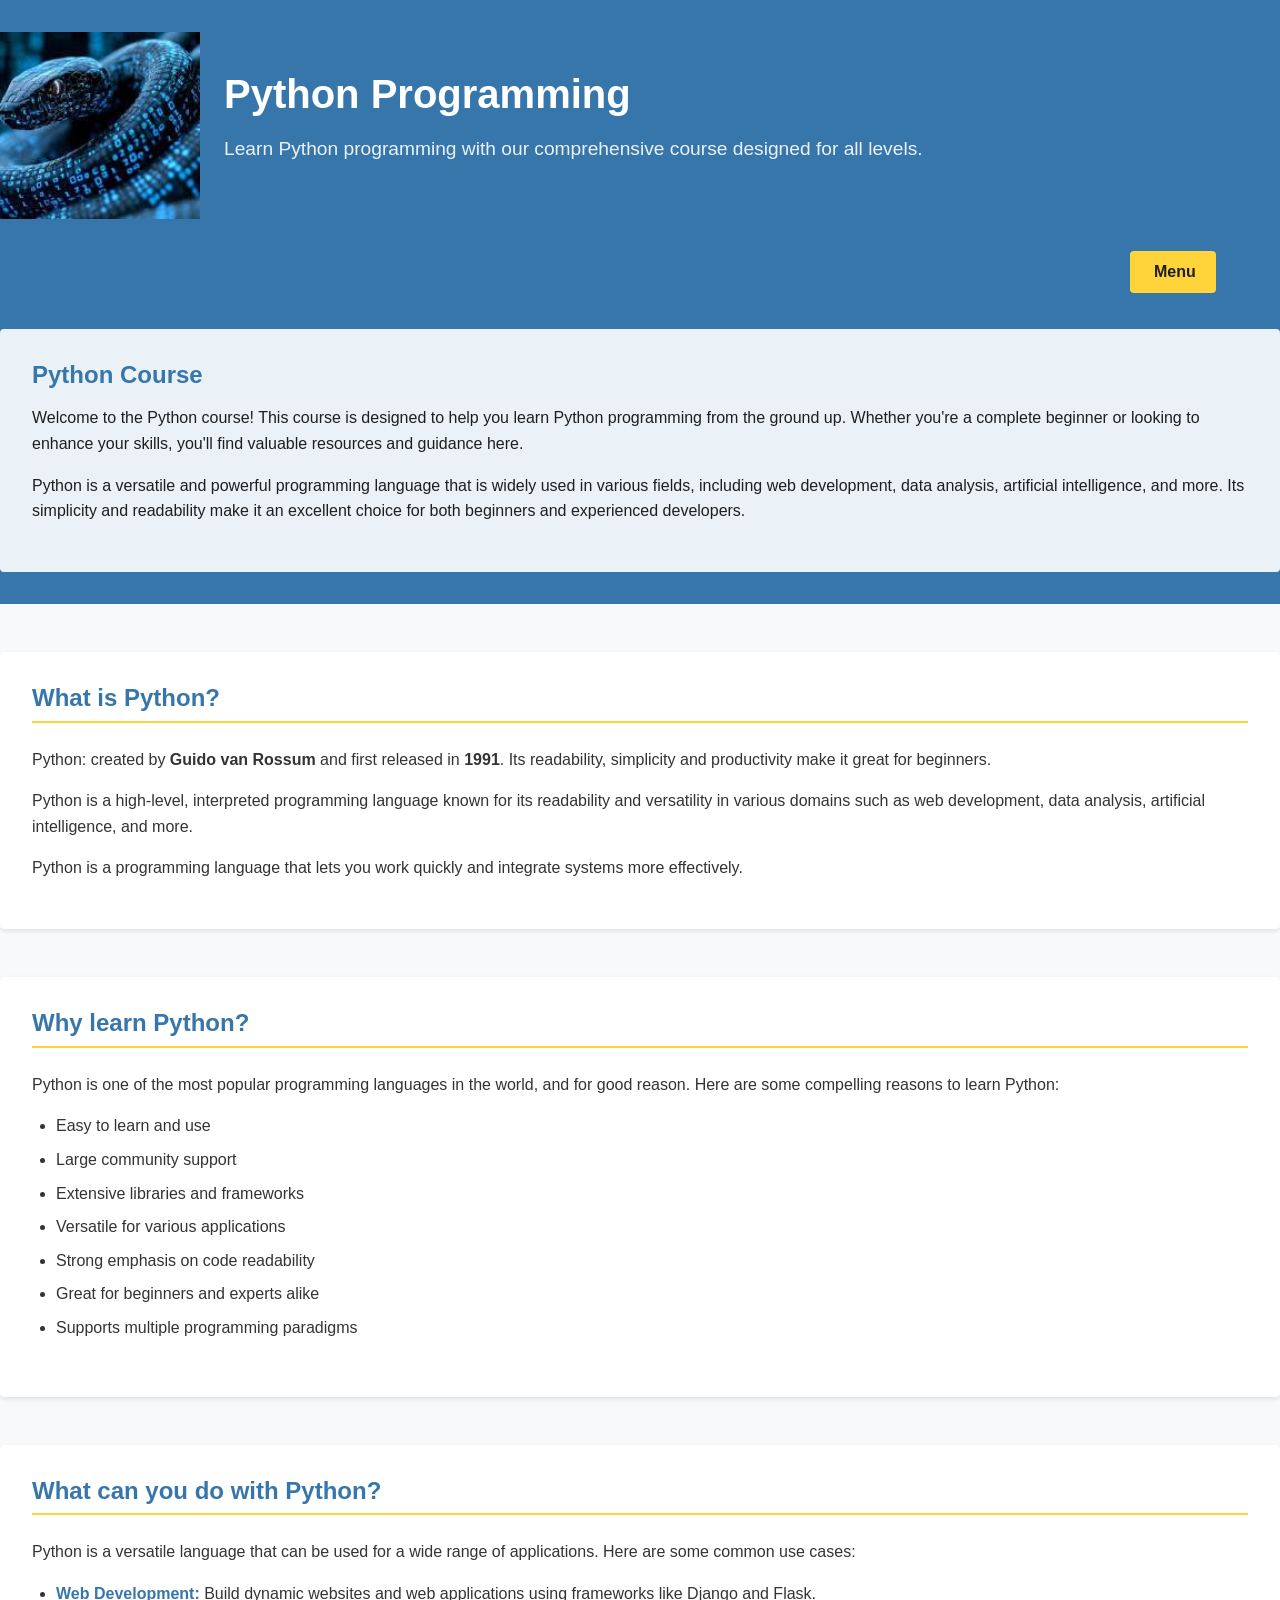
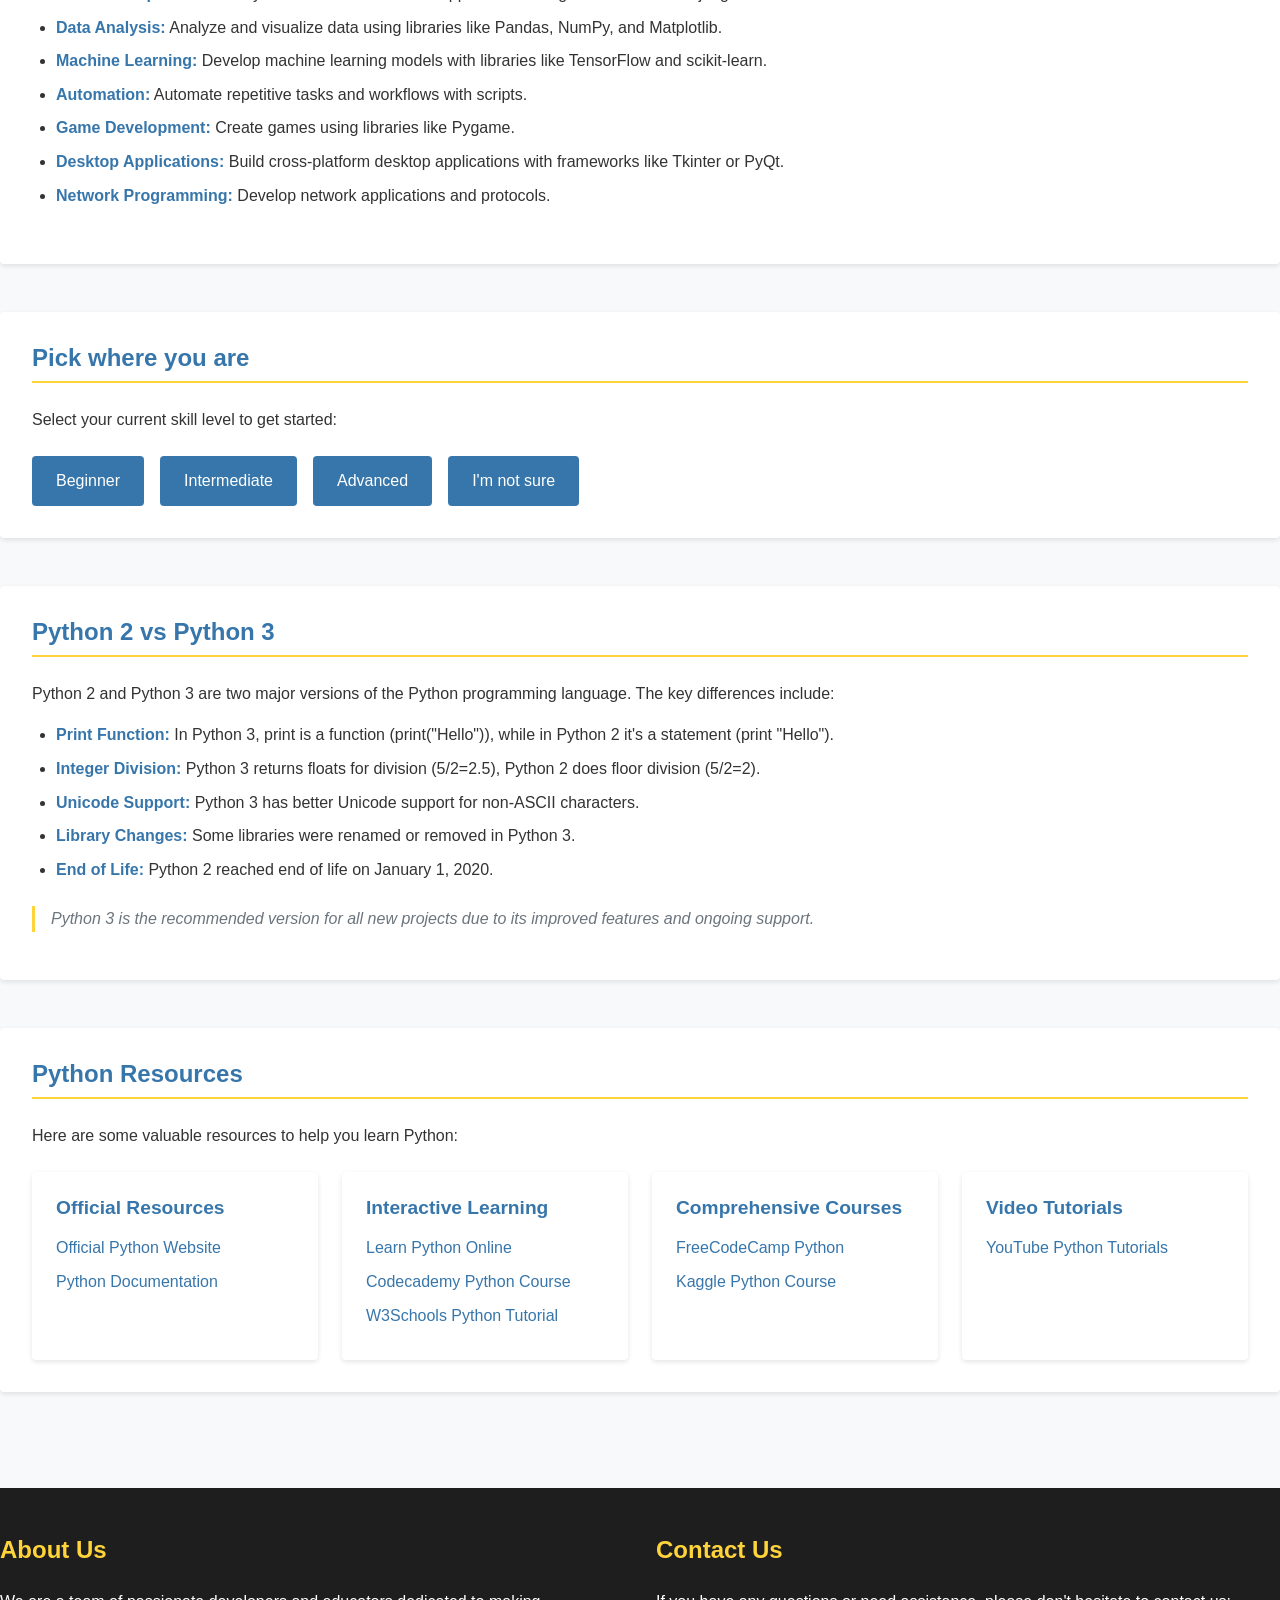
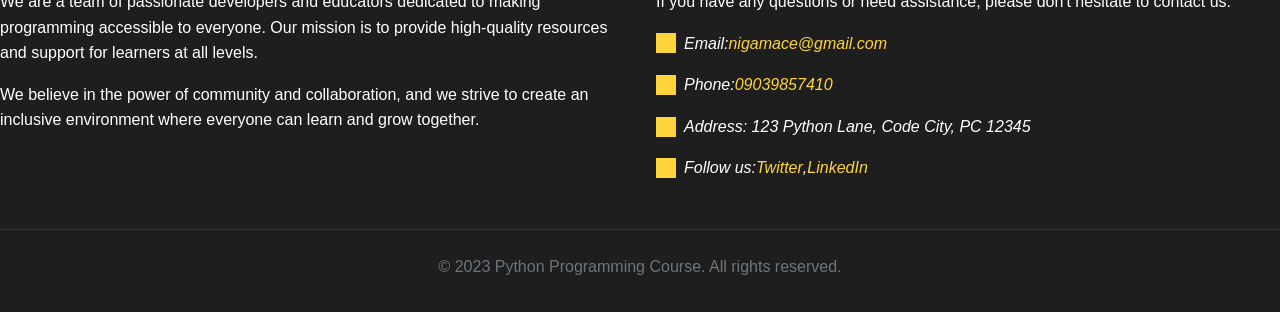
<file: python website/python.html>
<!DOCTYPE html>
<html lang="en">
<head>
    <meta charset="UTF-8">
    <meta name="viewport" content="width=device-width, initial-scale=1.0">
    <meta name="description" content="Comprehensive Python programming course for all levels">
    <link rel="stylesheet" href="python.css">
    <title>Python Programming Course</title>
</head>
<body>
    <header class="main-header">
        <div id="python-intro" class="intro-container">
            <nav id="navbar" class="main-nav">
                <div class="nav-header">
                    <img src="img/download (2).jpg" alt="Python Logo" width="200" height="200">
                    <div class="nav-title">
                        <h1>Python Programming</h1>
                        <p class="tagline">Learn Python programming with our comprehensive course designed for all levels.</p>
                    </div>
                </div>
                
                <div class="dropdown-container">
                    <button id="dropdown-btn" class="dropdown-btn" aria-expanded="false" aria-controls="dropdown-content">Menu</button>
                    <ul id="dropdown-content" class="dropdown-content">
                        <li><a href="#python-what-is">What is Python?</a></li>
                        <li><a href="#python-why">Why learn Python?</a></li>
                        <li><a href="#python-what">What can you do?</a></li>
                        <li><a href="#python-where">Where to start?</a></li>
                        <li><a href="#python-difference">Python 2 vs 3</a></li>
                        <li><a href="#python-resources">Resources</a></li>
                        <li><a href="#python-about">About Us</a></li>
                    </ul>
                </div>
            </nav>
            
            <section class="course-intro">
                <h2>Python Course</h2>
                <p>Welcome to the Python course! This course is designed to help you learn Python programming from the ground up. Whether you're a complete beginner or looking to enhance your skills, you'll find valuable resources and guidance here.</p>
                <p>Python is a versatile and powerful programming language that is widely used in various fields, including web development, data analysis, artificial intelligence, and more. Its simplicity and readability make it an excellent choice for both beginners and experienced developers.</p>
            </section>
        </div>
    </header>

    <main class="main-content">
        <section id="python-what-is" class="content-section">    
            <h2>What is Python?</h2>
            <p>Python: created by <strong>Guido van Rossum</strong> and first released in <strong>1991</strong>. Its readability, simplicity and productivity make it great for beginners.</p>
            <p>Python is a high-level, interpreted programming language known for its readability and versatility in various domains such as web development, data analysis, artificial intelligence, and more.</p>
            <p>Python is a programming language that lets you work quickly and integrate systems more effectively.</p>
        </section>
        
        <section id="python-why" class="content-section">
            <h2>Why learn Python?</h2>
            <p>Python is one of the most popular programming languages in the world, and for good reason. Here are some compelling reasons to learn Python:</p>
            <ul class="feature-list">
                <li>Easy to learn and use</li>
                <li>Large community support</li>
                <li>Extensive libraries and frameworks</li>
                <li>Versatile for various applications</li>
                <li>Strong emphasis on code readability</li>
                <li>Great for beginners and experts alike</li>
                <li>Supports multiple programming paradigms</li>
            </ul>
        </section>
        
        <section id="python-what" class="content-section">
            <h2>What can you do with Python?</h2>
            <p>Python is a versatile language that can be used for a wide range of applications. Here are some common use cases:</p>
            <ul class="use-cases">
                <li><strong>Web Development:</strong> Build dynamic websites and web applications using frameworks like Django and Flask.</li>
                <li><strong>Data Analysis:</strong> Analyze and visualize data using libraries like Pandas, NumPy, and Matplotlib.</li>
                <li><strong>Machine Learning:</strong> Develop machine learning models with libraries like TensorFlow and scikit-learn.</li>
                <li><strong>Automation:</strong> Automate repetitive tasks and workflows with scripts.</li>
                <li><strong>Game Development:</strong> Create games using libraries like Pygame.</li>
                <li><strong>Desktop Applications:</strong> Build cross-platform desktop applications with frameworks like Tkinter or PyQt.</li>
                <li><strong>Network Programming:</strong> Develop network applications and protocols.</li>
            </ul>
        </section>
        
        <section id="python-where" class="content-section">
            <h2>Pick where you are</h2>
            <p>Select your current skill level to get started:</p>
            <div class="skill-levels">
                <a href="beginner.html" class="skill-btn">Beginner</a>
                <a href="intermidiate.html" class="skill-btn">Intermediate</a>
                <a href="advance.html" class="skill-btn">Advanced</a>
                <a href="unkwown.html" class="skill-btn">I'm not sure</a>
            </div>
        </section>
        
        <section id="python-difference" class="content-section">
            <h2>Python 2 vs Python 3</h2>
            <p>Python 2 and Python 3 are two major versions of the Python programming language. The key differences include:</p>
            <ul class="version-differences">
                <li><strong>Print Function:</strong> In Python 3, print is a function (print("Hello")), while in Python 2 it's a statement (print "Hello").</li>
                <li><strong>Integer Division:</strong> Python 3 returns floats for division (5/2=2.5), Python 2 does floor division (5/2=2).</li>
                <li><strong>Unicode Support:</strong> Python 3 has better Unicode support for non-ASCII characters.</li>
                <li><strong>Library Changes:</strong> Some libraries were renamed or removed in Python 3.</li>
                <li><strong>End of Life:</strong> Python 2 reached end of life on January 1, 2020.</li>
            </ul>
            <p class="recommendation">Python 3 is the recommended version for all new projects due to its improved features and ongoing support.</p>
        </section>
        
        <section id="python-resources" class="content-section">
            <h2>Python Resources</h2>
            <p>Here are some valuable resources to help you learn Python:</p>
            <div class="resource-grid">
                <div class="resource-card">
                    <h3>Official Resources</h3>
                    <ul>
                        <li><a href="https://www.python.org/" target="_blank" rel="noopener noreferrer">Official Python Website</a></li>
                        <li><a href="https://docs.python.org/3/tutorial/" target="_blank" rel="noopener noreferrer">Python Documentation</a></li>
                    </ul>
                </div>
                <div class="resource-card">
                    <h3>Interactive Learning</h3>
                    <ul>
                        <li><a href="https://www.learnpython.org/" target="_blank" rel="noopener noreferrer">Learn Python Online</a></li>
                        <li><a href="https://www.codecademy.com/learn/learn-python-3" target="_blank" rel="noopener noreferrer">Codecademy Python Course</a></li>
                        <li><a href="https://www.w3schools.com/python/" target="_blank" rel="noopener noreferrer">W3Schools Python Tutorial</a></li>
                    </ul>
                </div>
                <div class="resource-card">
                    <h3>Comprehensive Courses</h3>
                    <ul>
                        <li><a href="https://www.freecodecamp.org/learn/scientific-computing-with-python/" target="_blank" rel="noopener noreferrer">FreeCodeCamp Python</a></li>
                        <li><a href="https://www.kaggle.com/learn/python" target="_blank" rel="noopener noreferrer">Kaggle Python Course</a></li>
                    </ul>
                </div>
                <div class="resource-card">
                    <h3>Video Tutorials</h3>
                    <ul>
                        <li><a href="https://www.youtube.com/results?search_query=python+tutorial" target="_blank" rel="noopener noreferrer">YouTube Python Tutorials</a></li>
                    </ul>
                </div>
            </div>
        </section>
    </main>

    <footer id="python-about" class="main-footer">
        <div class="footer-content">
            <section class="about-section">
                <h2>About Us</h2>
                <p>We are a team of passionate developers and educators dedicated to making programming accessible to everyone. Our mission is to provide high-quality resources and support for learners at all levels.</p>
                <p>We believe in the power of community and collaboration, and we strive to create an inclusive environment where everyone can learn and grow together.</p>
            </section>
            
            <section class="contact-section">
                <h2>Contact Us</h2>
                <p>If you have any questions or need assistance, please don't hesitate to contact us:</p>
                <address>
                    <ul class="contact-list">
                        <li><i class="icon email"></i> Email: <a href="mailto:nigamace@gmail.com">nigamace@gmail.com</a></li>
                        <li><i class="icon phone"></i> Phone: <a href="tel:+09039857410">09039857410</a></li>
                        <li><i class="icon address"></i> Address: 123 Python Lane, Code City, PC 12345</li>
                        <li><i class="icon social"></i> Follow us: 
                            <a href="https://twitter.com/AmaceNiga31850" target="_blank" rel="noopener noreferrer">Twitter</a>, 
                            <a href="https://www.linkedin.com/in/soala-amachree-12361313/" target="_blank" rel="noopener noreferrer">LinkedIn</a>
                        </li>
                    </ul>
                </address>
            </section>
        </div>
        
        <div class="copyright">
            <p>&copy; 2023 Python Programming Course. All rights reserved.</p>
        </div>
    </footer>

    <script>
        // Simple JavaScript for dropdown functionality
        document.getElementById('dropdown-btn').addEventListener('click', function() {
            const dropdown = document.getElementById('dropdown-content');
            const isExpanded = this.getAttribute('aria-expanded') === 'true';
            
            dropdown.classList.toggle('show');
            this.setAttribute('aria-expanded', !isExpanded);
        });
        
        // Close dropdown when clicking outside
        window.addEventListener('click', function(e) {
            if (!e.target.matches('.dropdown-btn')) {
                const dropdowns = document.getElementsByClassName('dropdown-content');
                for (let i = 0; i < dropdowns.length; i++) {
                    const openDropdown = dropdowns[i];
                    if (openDropdown.classList.contains('show')) {
                        openDropdown.classList.remove('show');
                        document.getElementById('dropdown-btn').setAttribute('aria-expanded', 'false');
                    }
                }
            }
        });
    </script>
</body>
</html>
</file>
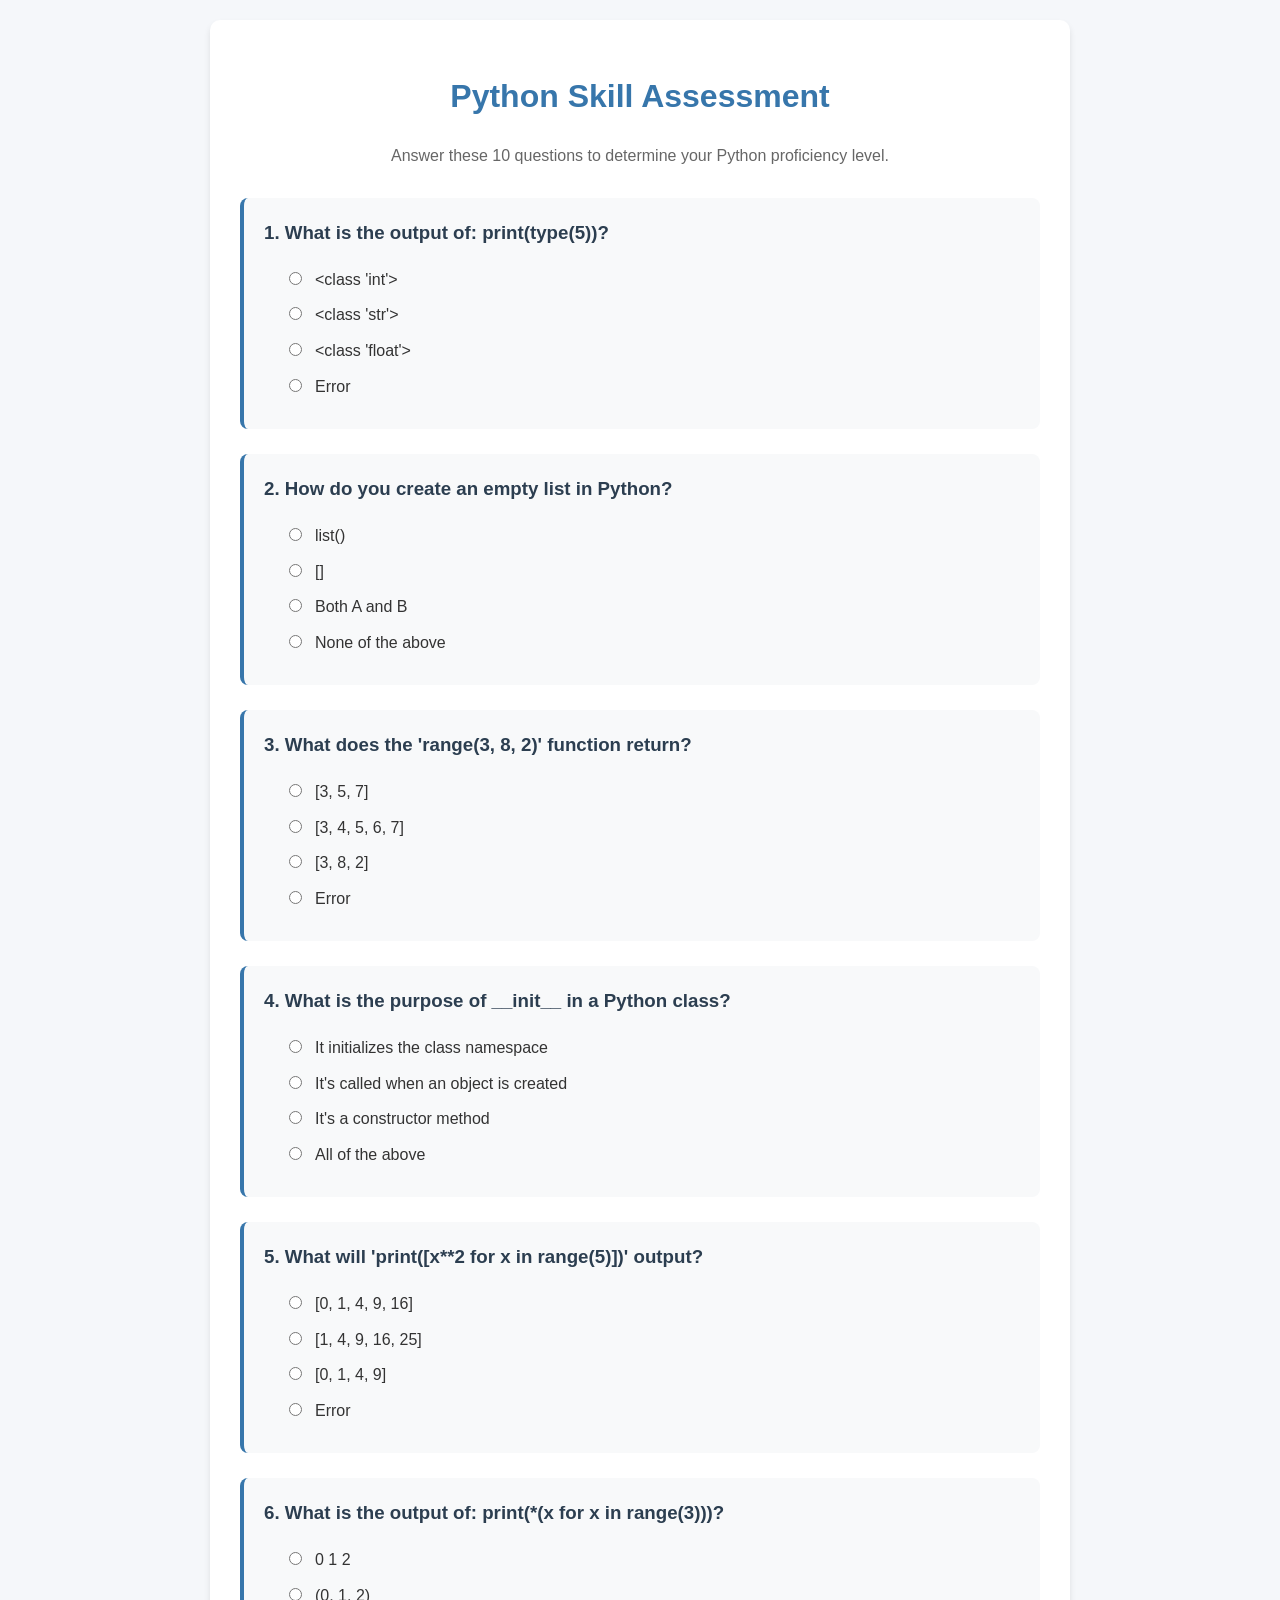
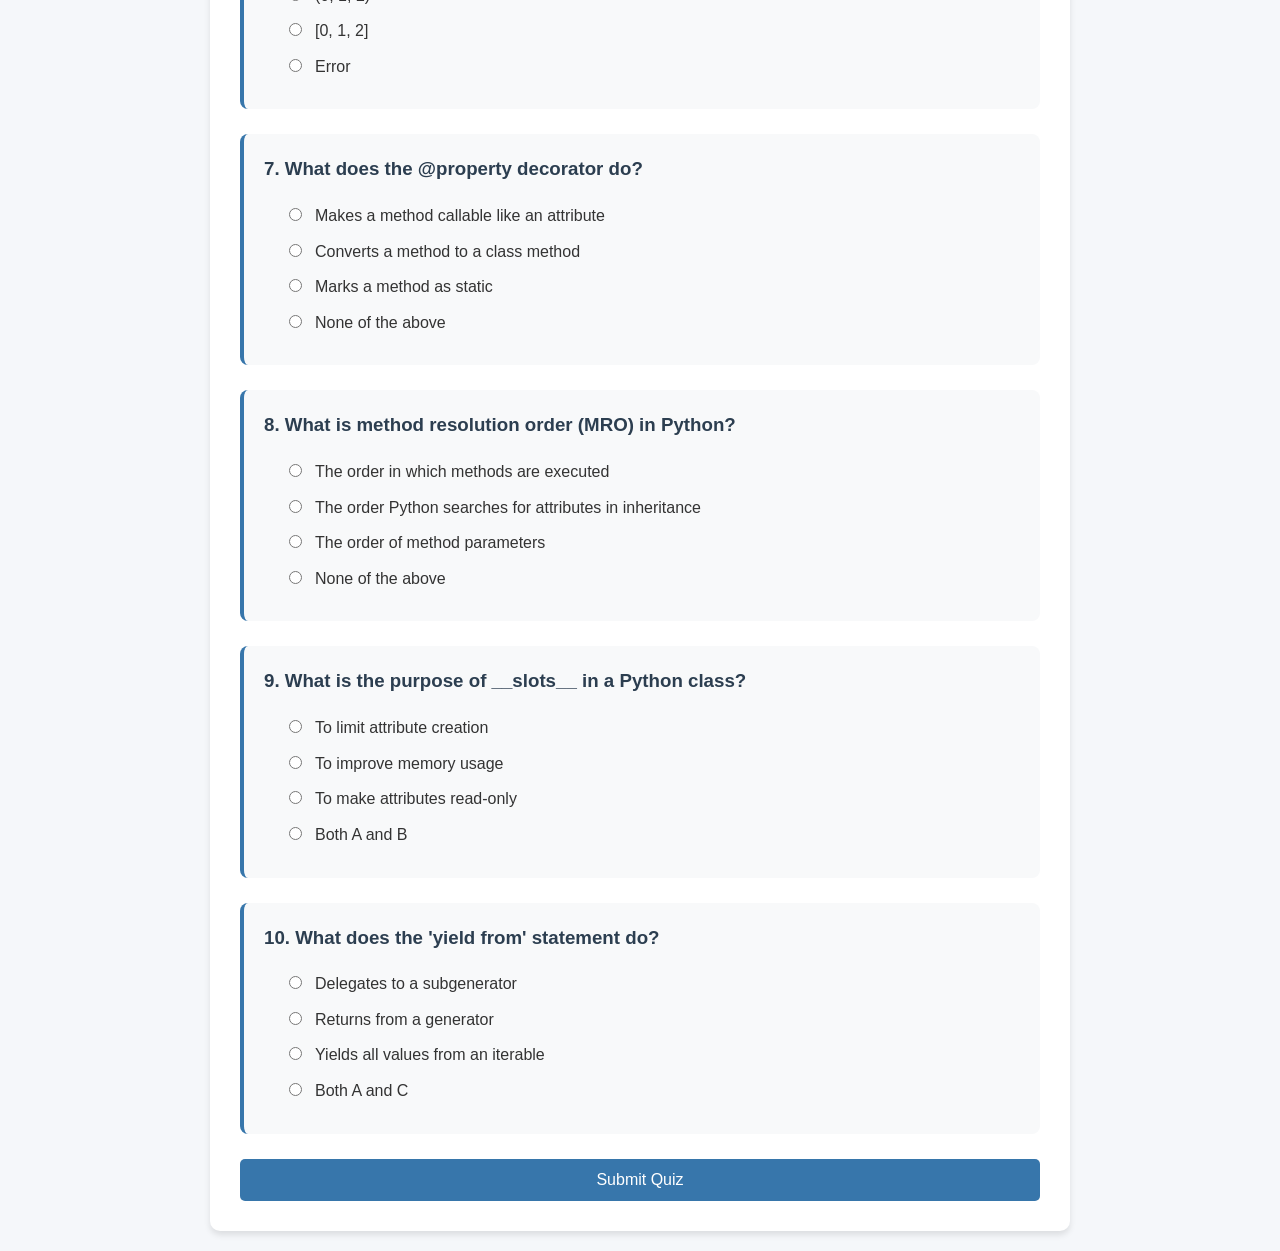
<file: python website/unkwown.html>
<!DOCTYPE html>
<html lang="en">
<head>
    <meta charset="UTF-8">
    <meta name="viewport" content="width=device-width, initial-scale=1.0">
    <title>Python Skill Assessment</title>
    <link rel="stylesheet" href="style.css">
</head>
<body>
    <div class="quiz-container">
        <h1>Python Skill Assessment</h1>
        <p class="instructions">Answer these 10 questions to determine your Python proficiency level.</p>
        
        <div id="quiz">
            <!-- Questions will be inserted here by JavaScript -->
        </div>
        
        <button id="submit">Submit Quiz</button>
        <div id="results"></div>
    </div>

    <script src="script.js"></script>
</body>
</html>
</file>
<file: qoute/quote.css>
/* quote.css */

body {
  font-family: 'Segoe UI', Tahoma, Geneva, Verdana, sans-serif;
  background-color: white;
  background-image: url('e1c32c8c5a6506e07e1e209491ef2294.png');
  margin: 0;
  padding: 0;
  display: flex;
  justify-content: center;
  align-items: center;
  height: 100vh;
}

.main {
  background-color:rgb(216, 215, 215);
  padding: 30px 40px;
  border-radius: 12px;
  box-shadow: 0 4px 12px rgb(118, 118, 244);
  text-align: center;
  max-width: 500px;
  width: 100%;
}

h1 {
  color: black;
  margin-bottom: 20px;
}



.quote {
  font-size: 1.2rem;
  color: rgb(58, 58, 59);
  margin-bottom: 10px;
}

.author {
  font-size: 1rem;
  color: rgb(3, 3, 4);
  font-style: italic;
}

.category {
  margin-bottom: 20px;
}

select {
  padding: 8px 12px;
  font-size: 1rem;
  border-radius: 6px;
  border: 1px solid gray;
}

.button button {
  background-color: rgb(95, 95, 180);
  color: white;
  padding: 10px 16px;
  font-size: 1rem;
  border-radius: 6px;
  cursor: pointer;
}
</file>
<file: python website/advanced.css>
/* Base Styles */
:root {
  --primary-color: #3776ab;
  --secondary-color: #ffd43b;
  --dark-color: #306998;
  --light-color: #f8f9fa;
  --success-color: #28a745;
  --warning-color: #ffc107;
  --danger-color: #dc3545;
  --info-color: #17a2b8;
}

body {
  font-family: 'Segoe UI', Tahoma, Geneva, Verdana, sans-serif;
  line-height: 1.6;
  color: #333;
  max-width: 1200px;
  margin: 0 auto;
  padding: 0 20px;
  background-color: #f5f5f5;
}

/* Navigation */
nav {
  background-color: var(--primary-color);
  padding: 1rem;
  margin-bottom: 2rem;
  border-radius: 5px;
  box-shadow: 0 2px 5px rgba(0,0,0,0.1);
}

nav a {
  color: white;
  text-decoration: none;
  margin: 0 15px;
  font-weight: 500;
  transition: all 0.3s ease;
  padding: 5px 10px;
  border-radius: 3px;
}

nav a:hover {
  color: var(--secondary-color);
  background-color: rgba(255, 255, 255, 0.1);
}

nav a i {
  margin-right: 5px;
}

/* Typography */
h1, h2, h3, h4 {
  color: var(--primary-color);
  margin-top: 1.5rem;
}

h1 {
  text-align: center;
  margin-bottom: 2rem;
  border-bottom: 3px solid var(--secondary-color);
  padding-bottom: 1rem;
  color: var(--dark-color);
}

h2 {
  border-left: 4px solid var(--secondary-color);
  padding-left: 10px;
}

/* Content Sections */
.topic-section {
  background-color: white;
  border-left: 4px solid var(--dark-color);
  padding: 1.5rem;
  margin-bottom: 2rem;
  border-radius: 0 5px 5px 0;
  box-shadow: 0 2px 4px rgba(0,0,0,0.05);
  transition: transform 0.3s ease, box-shadow 0.3s ease;
}

.topic-section:hover {
  transform: translateY(-2px);
  box-shadow: 0 5px 15px rgba(0,0,0,0.1);
}

/* Code Blocks */
.code-block {
  background-color: #282c34;
  padding: 1rem;
  border-radius: 5px;
  overflow-x: auto;
  font-family: 'Fira Code', 'Courier New', Courier, monospace;
  color: #abb2bf;
  margin: 1rem 0;
  font-size: 0.9rem;
  line-height: 1.5;
}

.code-block pre {
  margin: 0;
}

.code-block code {
  display: block;
}

/* Special Content Blocks */
.example {
  background-color: #e9f7ef;
  padding: 1rem;
  border-radius: 5px;
  margin: 1rem 0;
  border-left: 4px solid var(--success-color);
}

.warning {
  background-color: #fff3cd;
  padding: 1rem;
  border-radius: 5px;
  border-left: 4px solid var(--warning-color);
  margin: 1rem 0;
}

.best-practice {
  background-color: #d1ecf1;
  padding: 1rem;
  border-radius: 5px;
  border-left: 4px solid var(--info-color);
  margin: 1rem 0;
}

/* Tables */
table {
  width: 100%;
  border-collapse: collapse;
  margin: 1rem 0;
}

th, td {
  padding: 0.75rem;
  text-align: left;
  border-bottom: 1px solid #ddd;
}

th {
  background-color: var(--primary-color);
  color: white;
}

tr:nth-child(even) {
  background-color: #f2f2f2;
}

/* Footer */
footer {
  text-align: center;
  margin-top: 3rem;
  padding: 1.5rem;
  background-color: var(--light-color);
  border-radius: 5px;
  font-size: 0.9rem;
}

footer a {
  color: var(--primary-color);
  text-decoration: none;
}

footer a:hover {
  text-decoration: underline;
}

/* Responsive Design */
@media (max-width: 768px) {
  body {
    padding: 0 10px;
  }
  
  nav {
    text-align: center;
  }
  
  nav a {
    display: block;
    margin: 10px 0;
  }
  
  .code-block {
    font-size: 0.8rem;
    padding: 0.8rem;
  }
}

/* Animation */
@keyframes fadeIn {
  from { opacity: 0; transform: translateY(10px); }
  to { opacity: 1; transform: translateY(0); }
}

.topic-section {
  animation: fadeIn 0.5s ease-out forwards;
}

.topic-section:nth-child(odd) {
  animation-delay: 0.1s;
}

.topic-section:nth-child(even) {
  animation-delay: 0.2s;
}
</file>
<file: python website/intermidiate.css>
/* Base Styles and Variables */
:root {
  --primary-color: #3776ab;
  --primary-dark: #2c5d8a;
  --secondary-color: #ffd43b;
  --dark-color: #2c3e50;
  --light-color: #f8f9fa;
  --gray-color: #6c757d;
  --light-gray: #e9ecef;
  --white: #ffffff;
  --black: #212529;
  --success: #28a745;
  --danger: #dc3545;
  --warning: #fd7e14;
  --info: #17a2b8;
  --border-radius: 0.5rem;
  --box-shadow: 0 0.5rem 1rem rgba(0, 0, 0, 0.1);
  --transition: all 0.3s ease;
  --font-main: 'Segoe UI', Tahoma, Geneva, Verdana, sans-serif;
  --font-code: 'Consolas', 'Monaco', 'Courier New', monospace;
}

[data-theme="dark"] {
  --primary-color: #4b91d1;
  --primary-dark: #3a7bb6;
  --secondary-color: #ffdf70;
  --dark-color: #e9ecef;
  --light-color: #343a40;
  --gray-color: #adb5bd;
  --light-gray: #495057;
  --white: #212529;
  --black: #f8f9fa;
  --box-shadow: 0 0.5rem 1rem rgba(0, 0, 0, 0.3);
}

* {
  margin: 0;
  padding: 0;
  box-sizing: border-box;
}

html {
  scroll-behavior: smooth;
}

body {
  font-family: var(--font-main);
  line-height: 1.6;
  color: var(--black);
  background-color: var(--light-color);
  transition: var(--transition);
}

/* Typography */
h1, h2, h3, h4, h5, h6 {
  margin-bottom: 1rem;
  line-height: 1.2;
  color: var(--dark-color);
}

h1 {
  font-size: 2.5rem;
}

h2 {
  font-size: 2rem;
  margin-top: 2rem;
}

h3 {
  font-size: 1.5rem;
}

p {
  margin-bottom: 1rem;
}

a {
  color: var(--primary-color);
  text-decoration: none;
  transition: var(--transition);
}

a:hover {
  color: var(--primary-dark);
  text-decoration: underline;
}

/* Layout */
.container {
  width: 100%;
  max-width: 1200px;
  margin: 0 auto;
  padding: 1rem;
}

/* Navigation */
#navbar {
  background-color: var(--dark-color);
  color: var(--white);
  position: sticky;
  top: 0;
  z-index: 1000;
  box-shadow: var(--box-shadow);
}

.nav-container {
  width: 100%;
  max-width: 1200px;
  margin: 0 auto;
  padding: 1rem;
}

.nav-header {
  display: flex;
  flex-direction: column;
}

.nav-header h1 {
  color: var(--white);
  margin-bottom: 0.5rem;
}

.nav-header p {
  color: rgba(255, 255, 255, 0.8);
  margin-bottom: 1rem;
}

.menu-toggle {
  background: none;
  border: none;
  color: var(--white);
  font-size: 1.5rem;
  cursor: pointer;
  align-self: flex-end;
  margin-top: -3rem;
  margin-bottom: 1rem;
  transition: var(--transition);
}

.menu-toggle:hover {
  color: var(--secondary-color);
}

.nav-menu {
  list-style: none;
  max-height: 0;
  overflow: hidden;
  transition: max-height 0.3s ease-out;
}

.nav-menu.active {
  max-height: 500px;
}

.nav-link {
  display: flex;
  align-items: center;
  gap: 0.5rem;
  padding: 0.75rem 0;
  color: var(--white);
  border-bottom: 1px solid rgba(255, 255, 255, 0.1);
  transition: var(--transition);
}

.nav-link:hover {
  color: var(--secondary-color);
  text-decoration: none;
  background-color: rgba(255, 255, 255, 0.1);
  padding-left: 0.5rem;
}

.nav-link i {
  width: 1.5rem;
  text-align: center;
}

/* Topic Sections */
.topic-section {
  margin-bottom: 3rem;
  padding: 2rem 0;
  border-bottom: 1px solid var(--light-gray);
}

.section-header {
  display: flex;
  justify-content: space-between;
  align-items: center;
  margin-bottom: 2rem;
}

.section-icon {
  margin-right: 0.5rem;
  color: var(--primary-color);
}

.progress-indicator {
  background-color: var(--primary-color);
  color: var(--white);
  padding: 0.25rem 0.75rem;
  border-radius: 1rem;
  font-size: 0.875rem;
}

.content-wrapper {
  display: flex;
  flex-direction: column;
  gap: 2rem;
}

@media (min-width: 768px) {
  .content-wrapper {
    flex-direction: row;
  }
  
  .text-content {
    flex: 2;
  }
  
  .image-content {
    flex: 1;
  }
}

.text-content ul {
  margin-left: 1.5rem;
  margin-bottom: 1.5rem;
}

.text-content li {
  margin-bottom: 0.5rem;
}

/* Code Blocks */
pre {
  background-color: var(--dark-color);
  color: var(--white);
  padding: 1rem;
  border-radius: var(--border-radius);
  overflow-x: auto;
  margin-bottom: 1.5rem;
  font-family: var(--font-code);
  font-size: 0.9rem;
  line-height: 1.5;
  box-shadow: var(--box-shadow);
}

code {
  font-family: var(--font-code);
  background-color: rgba(0, 0, 0, 0.1);
  padding: 0.2rem 0.4rem;
  border-radius: 0.2rem;
  color: var(--dark-color);
  font-size: 0.9rem;
}

.language-python {
  color: #f8f8f2;
}

/* Images */
figure {
  margin: 1.5rem 0;
}

img {
  max-width: 100%;
  height: auto;
  border-radius: var(--border-radius);
  box-shadow: var(--box-shadow);
  transition: var(--transition);
}

.zoomable {
  cursor: zoom-in;
}

.zoomable.enlarged {
  position: fixed;
  top: 50%;
  left: 50%;
  transform: translate(-50%, -50%) scale(1.5);
  z-index: 1001;
  max-width: 90vw;
  max-height: 90vh;
  cursor: zoom-out;
  background-color: var(--white);
  padding: 1rem;
}

figcaption {
  margin-top: 0.5rem;
  font-style: italic;
  color: var(--gray-color);
  font-size: 0.875rem;
  text-align: center;
}

/* Example Containers */
.example-container {
  background-color: var(--white);
  padding: 1.5rem;
  border-radius: var(--border-radius);
  margin-bottom: 1.5rem;
  box-shadow: var(--box-shadow);
}

.example-container h3 {
  margin-bottom: 1rem;
  color: var(--primary-color);
}

/* Code Tabs */
.code-tabs {
  margin-bottom: 1rem;
}

.tab-buttons {
  display: flex;
  border-bottom: 1px solid var(--light-gray);
  margin-bottom: 0.5rem;
}

.tab-button {
  padding: 0.5rem 1rem;
  background: none;
  border: none;
  border-bottom: 3px solid transparent;
  cursor: pointer;
  font-family: var(--font-code);
  font-size: 0.875rem;
  transition: var(--transition);
}

.tab-button:hover {
  color: var(--primary-color);
}

.tab-button.active {
  border-bottom-color: var(--primary-color);
  font-weight: bold;
}

.tab-content {
  display: none;
}

.tab-content.active {
  display: block;
}

/* Section Navigation */
.section-footer {
  display: flex;
  justify-content: space-between;
  margin-top: 2rem;
}

.prev-section, .next-section, .quiz-button {
  padding: 0.75rem 1.5rem;
  border: none;
  border-radius: var(--border-radius);
  background-color: var(--primary-color);
  color: var(--white);
  cursor: pointer;
  transition: var(--transition);
  display: flex;
  align-items: center;
  gap: 0.5rem;
}

.prev-section:hover, .next-section:hover, .quiz-button:hover {
  background-color: var(--primary-dark);
  transform: translateY(-2px);
}

.prev-section {
  background-color: var(--gray-color);
}

.prev-section:hover {
  background-color: #5a6268;
}

.quiz-button {
  background-color: var(--success);
}

.quiz-button:hover {
  background-color: #218838;
}

/* Modal */
.modal {
  display: none;
  position: fixed;
  top: 0;
  left: 0;
  width: 100%;
  height: 100%;
  background-color: rgba(0, 0, 0, 0.5);
  z-index: 1002;
  overflow-y: auto;
}

.modal-content {
  background-color: var(--white);
  margin: 2rem auto;
  padding: 2rem;
  border-radius: var(--border-radius);
  max-width: 800px;
  box-shadow: var(--box-shadow);
  position: relative;
}

.close-modal {
  position: absolute;
  top: 1rem;
  right: 1rem;
  font-size: 1.5rem;
  cursor: pointer;
  color: var(--gray-color);
  transition: var(--transition);
}

.close-modal:hover {
  color: var(--danger);
}

/* Quiz Styles */
.quiz-question {
  margin-bottom: 1.5rem;
  padding-bottom: 1rem;
  border-bottom: 1px solid var(--light-gray);
}

.quiz-question h3 {
  margin-bottom: 1rem;
}

.quiz-option {
  margin-bottom: 0.5rem;
}

.quiz-option label {
  display: flex;
  align-items: center;
  gap: 0.5rem;
  cursor: pointer;
}

#submit-quiz {
  margin-top: 1rem;
  background-color: var(--success);
}

#submit-quiz:hover {
  background-color: #218838;
}

#quiz-results {
  margin-top: 1.5rem;
  padding: 1rem;
  border-radius: var(--border-radius);
}

/* Footer */
.footer {
  background-color: var(--dark-color);
  color: var(--white);
  padding: 2rem 0;
  margin-top: 2rem;
}

.footer-container {
  width: 100%;
  max-width: 1200px;
  margin: 0 auto;
  padding: 0 1rem;
  display: grid;
  grid-template-columns: 1fr;
  gap: 2rem;
}

@media (min-width: 768px) {
  .footer-container {
    grid-template-columns: repeat(3, 1fr);
  }
}

.footer-section {
  margin-bottom: 1.5rem;
}

.footer-section h3 {
  color: var(--white);
  margin-bottom: 1rem;
  border-bottom: 2px solid var(--primary-color);
  padding-bottom: 0.5rem;
}

.footer-links {
  list-style: none;
}

.footer-links li {
  margin-bottom: 0.5rem;
}

.footer-links a {
  color: var(--white);
  display: flex;
  align-items: center;
  gap: 0.5rem;
  transition: var(--transition);
}

.footer-links a:hover {
  color: var(--secondary-color);
  text-decoration: none;
}

.footer-links i {
  width: 1.25rem;
  text-align: center;
}

.progress-bar {
  height: 0.5rem;
  background-color: var(--light-gray);
  border-radius: 0.25rem;
  margin-bottom: 0.5rem;
  overflow: hidden;
}

.progress {
  height: 100%;
  background-color: var(--success);
  width: 0%;
  transition: width 0.5s ease;
}

.footer-bottom {
  text-align: center;
  padding-top: 1.5rem;
  margin-top: 1.5rem;
  border-top: 1px solid rgba(255, 255, 255, 0.1);
}

.highlight-text {
  cursor: pointer;
  padding: 0.25rem 0.5rem;
  border-radius: 0.25rem;
  transition: var(--transition);
  display: inline-block;
  margin-top: 0.5rem;
}

.highlight-text.highlight {
  background-color: var(--secondary-color);
  color: var(--dark-color);
}

/* Interactive Elements */
#theme-toggle, #text-size {
  background-color: var(--primary-color);
  color: var(--white);
  border: none;
  padding: 0.5rem 1rem;
  border-radius: var(--border-radius);
  cursor: pointer;
  margin-right: 0.5rem;
  margin-bottom: 0.5rem;
  transition: var(--transition);
  display: inline-flex;
  align-items: center;
  gap: 0.5rem;
}

#theme-toggle:hover, #text-size:hover {
  background-color: var(--primary-dark);
}

/* Responsive Design */
@media (min-width: 768px) {
  .menu-toggle {
    display: none;
  }
  
  .nav-container {
    display: flex;
    justify-content: space-between;
    align-items: center;
  }
  
  .nav-header {
    flex: 1;
  }
  
  .nav-menu {
    display: flex;
    max-height: none;
  }
  
  .nav-link {
    border-bottom: none;
    padding: 0.5rem 1rem;
  }
}
/* Quiz Styles */
.quiz-question {
  margin-bottom: 1.5rem;
  padding: 1rem;
  background-color: var(--white);
  border-radius: var(--border-radius);
  box-shadow: var(--box-shadow);
}

.quiz-option {
  margin: 0.5rem 0;
  padding: 0.5rem;
  border-radius: var(--border-radius);
  transition: var(--transition);
}

.quiz-option:hover {
  background-color: var(--light-gray);
}

.quiz-option input[type="radio"] {
  margin-right: 0.5rem;
}

#submit-quiz {
  display: block;
  width: 100%;
  padding: 1rem;
  background-color: var(--success);
  color: var(--white);
  border: none;
  border-radius: var(--border-radius);
  font-size: 1rem;
  cursor: pointer;
  transition: var(--transition);
  margin-top: 1rem;
}

#submit-quiz:hover {
  background-color: var(--primary-dark);
}

.quiz-result {
  padding: 1rem;
  border-radius: var(--border-radius);
  text-align: center;
  font-weight: bold;
  margin-top: 1rem;
}

.quiz-result.excellent {
  background-color: rgba(40, 167, 69, 0.2);
  color: var(--success);
}

.quiz-result.good {
  background-color: rgba(253, 126, 20, 0.2);
  color: var(--warning);
}

.quiz-result.poor {
  background-color: rgba(220, 53, 69, 0.2);
  color: var(--danger);
}
</file>
<file: python website/python.css>
/* Base Styles */
:root {
    --primary-color: #3776ab;
    --secondary-color: #ffd43b;
    --dark-color: #1e1e1e;
    --light-color: #f8f9fa;
    --success-color: #28a745;
    --text-color: #333;
    --text-light: #6c757d;
    --border-radius: 4px;
    --box-shadow: 0 2px 5px rgba(0, 0, 0, 0.1);
    --transition: all 0.3s ease;
}

* {
    margin: 0;
    padding: 0;
    box-sizing: border-box;
}

body {
    font-family: 'Segoe UI', Tahoma, Geneva, Verdana, sans-serif;
    line-height: 1.6;
    color: var(--text-color);
    background-color: var(--light-color);
}

h1, h2, h3, h4 {
    margin-bottom: 1rem;
    line-height: 1.2;
    color: var(--dark-color);
}

p {
    margin-bottom: 1rem;
}

a {
    color: var(--primary-color);
    text-decoration: none;
    transition: var(--transition);
}

a:hover {
    color: #2a5a8a;
    text-decoration: underline;
}

img {
    max-width: 100%;
    height: auto;
}

/* Layout */
.container {
    width: 100%;
    max-width: 1200px;
    margin: 0 auto;
    padding: 0 1rem;
}

/* Header Styles */
.main-header {
    background-color: var(--primary-color);
    color: white;
    padding: 2rem 0;
}

.nav-header {
    display: flex;
    align-items: center;
    gap: 1.5rem;
    margin-bottom: 2rem;
}

.nav-title h1 {
    color: white;
    font-size: 2.5rem;
}

.tagline {
    font-size: 1.2rem;
    color: rgba(255, 255, 255, 0.9);
}

/* Dropdown Navigation */
.dropdown-container {
    position: relative;
    display: inline-block;
    margin-bottom: 20px;
    margin-left: 1130px;
}

.dropdown-btn {
    background-color: var(--secondary-color);
    color: var(--dark-color);
    border: none;
    padding: 0.75rem 1.5rem;
    font-size: 1rem;
    font-weight: 600;
    border-radius: var(--border-radius);
    cursor: pointer;
    transition: var(--transition);
    padding-right: 20px;
}

.dropdown-btn:hover {
    background-color: #e6c62f;
}

.dropdown-btn[aria-expanded="true"] {
    background-color: #e6c62f;
}

.dropdown-content {
    display: none;
    position: absolute;
    background-color: white;
    min-width: 200px;
    box-shadow: var(--box-shadow);
    border-radius: var(--border-radius);
    z-index: 100;
    right: 0;
}

.dropdown-content.show {
    display: block;
}

.dropdown-content li {
    list-style: none;
}

.dropdown-content a {
    color: var(--dark-color);
    padding: 0.75rem 1rem;
    display: block;
    border-bottom: 1px solid #eee;
}

.dropdown-content a:hover {
    background-color: #f5f5f5;
    color: var(--primary-color);
    text-decoration: none;
}

/* Course Intro */
.course-intro {
    background-color: rgba(255, 255, 255, 0.9);
    padding: 2rem;
    border-radius: var(--border-radius);
    margin-top: 1rem;
    color: var(--dark-color);
}

.course-intro h2 {
    color: var(--primary-color);
}

/* Content Sections */
.main-content {
    padding: 3rem 0;
}

.content-section {
    margin-bottom: 3rem;
    padding: 2rem;
    background-color: white;
    border-radius: var(--border-radius);
    box-shadow: var(--box-shadow);
}

.content-section h2 {
    color: var(--primary-color);
    border-bottom: 2px solid var(--secondary-color);
    padding-bottom: 0.5rem;
    margin-bottom: 1.5rem;
}

/* Lists */
.feature-list,
.use-cases,
.version-differences {
    margin-left: 1.5rem;
    margin-bottom: 1.5rem;
}

.feature-list li,
.use-cases li,
.version-differences li {
    margin-bottom: 0.5rem;
}

.use-cases li strong,
.version-differences li strong {
    color: var(--primary-color);
}

/* Skill Levels */
.skill-levels {
    display: flex;
    flex-wrap: wrap;
    gap: 1rem;
    margin-top: 1.5rem;
}

.skill-btn {
    display: inline-block;
    padding: 0.75rem 1.5rem;
    background-color: var(--primary-color);
    color: white;
    border-radius: var(--border-radius);
    transition: var(--transition);
    text-align: center;
}

.skill-btn:hover {
    background-color: #2a5a8a;
    text-decoration: none;
    transform: translateY(-2px);
}

/* Resources Grid */
.resource-grid {
    display: grid;
    grid-template-columns: repeat(auto-fill, minmax(250px, 1fr));
    gap: 1.5rem;
    margin-top: 1.5rem;
}

.resource-card {
    background-color: white;
    padding: 1.5rem;
    border-radius: var(--border-radius);
    box-shadow: var(--box-shadow);
    transition: var(--transition);
}

.resource-card:hover {
    transform: translateY(-5px);
    box-shadow: 0 5px 15px rgba(0, 0, 0, 0.1);
}

.resource-card h3 {
    color: var(--primary-color);
    margin-bottom: 1rem;
    font-size: 1.2rem;
}

.resource-card ul {
    list-style: none;
}

.resource-card li {
    margin-bottom: 0.5rem;
}

/* Footer */
.main-footer {
    background-color: var(--dark-color);
    color: white;
    padding: 3rem 0 1rem;
}

.footer-content {
    display: grid;
    grid-template-columns: repeat(auto-fit, minmax(300px, 1fr));
    gap: 2rem;
    margin-bottom: 2rem;
}

.about-section h2,
.contact-section h2 {
    color: var(--secondary-color);
    margin-bottom: 1.5rem;
}

.contact-list {
    list-style: none;
}

.contact-list li {
    margin-bottom: 1rem;
    display: flex;
    align-items: center;
}

.contact-list a {
    color: var(--secondary-color);
}

.contact-list a:hover {
    color: white;
    text-decoration: underline;
}

.icon {
    display: inline-block;
    width: 20px;
    height: 20px;
    margin-right: 0.5rem;
    background-color: var(--secondary-color);
}

.copyright {
    text-align: center;
    padding-top: 1.5rem;
    border-top: 1px solid rgba(255, 255, 255, 0.1);
    color: var(--text-light);
}

/* Responsive Design */
@media (max-width: 768px) {
    .nav-header {
        flex-direction: column;
        text-align: center;
    }
    
    .nav-title h1 {
        font-size: 2rem;
    }
    
    .dropdown-container {
        width: 100%;
    }
    
    .dropdown-content {
        width: 100%;
    }
    
    .skill-levels {
        flex-direction: column;
    }
    
    .resource-grid {
        grid-template-columns: 1fr;
    }
}

/* Utility Classes */
.hidden {
    display: none;
}

.recommendation {
    font-style: italic;
    color: var(--text-light);
    border-left: 3px solid var(--secondary-color);
    padding-left: 1rem;
    margin-top: 1rem;
}
</file>
<file: python website/style.css>
/* General Styles */
body {
    font-family: 'Segoe UI', Tahoma, Geneva, Verdana, sans-serif;
    line-height: 1.6;
    background-color: #f5f7fa;
    color: #333;
    margin: 0;
    padding: 20px;
}

.quiz-container {
    max-width: 800px;
    margin: 0 auto;
    background: white;
    padding: 30px;
    border-radius: 10px;
    box-shadow: 0 4px 6px rgba(0, 0, 0, 0.1);
}

h1 {
    color: #3776ab;
    text-align: center;
    margin-bottom: 20px;
}

.instructions {
    text-align: center;
    margin-bottom: 30px;
    color: #666;
}

/* Question Styles */
.question {
    margin-bottom: 25px;
    padding: 20px;
    background: #f8f9fa;
    border-radius: 8px;
    border-left: 4px solid #3776ab;
}

.question h3 {
    margin-top: 0;
    color: #2c3e50;
}

.options {
    margin-left: 20px;
}

.option {
    margin-bottom: 10px;
}

.option label {
    margin-left: 10px;
    cursor: pointer;
}

/* Button Styles */
button {
    display: block;
    width: 100%;
    padding: 12px;
    background-color: #3776ab;
    color: white;
    border: none;
    border-radius: 5px;
    font-size: 16px;
    cursor: pointer;
    transition: background-color 0.3s;
}

button:hover {
    background-color: #306998;
}

/* Results Styles */
#results {
    margin-top: 30px;
    padding: 20px;
    text-align: center;
    font-size: 18px;
    display: none;
}

/* Responsive Design */
@media (max-width: 600px) {
    .quiz-container {
        padding: 15px;
    }
    
    .question {
        padding: 15px;
    }
}
</file>
